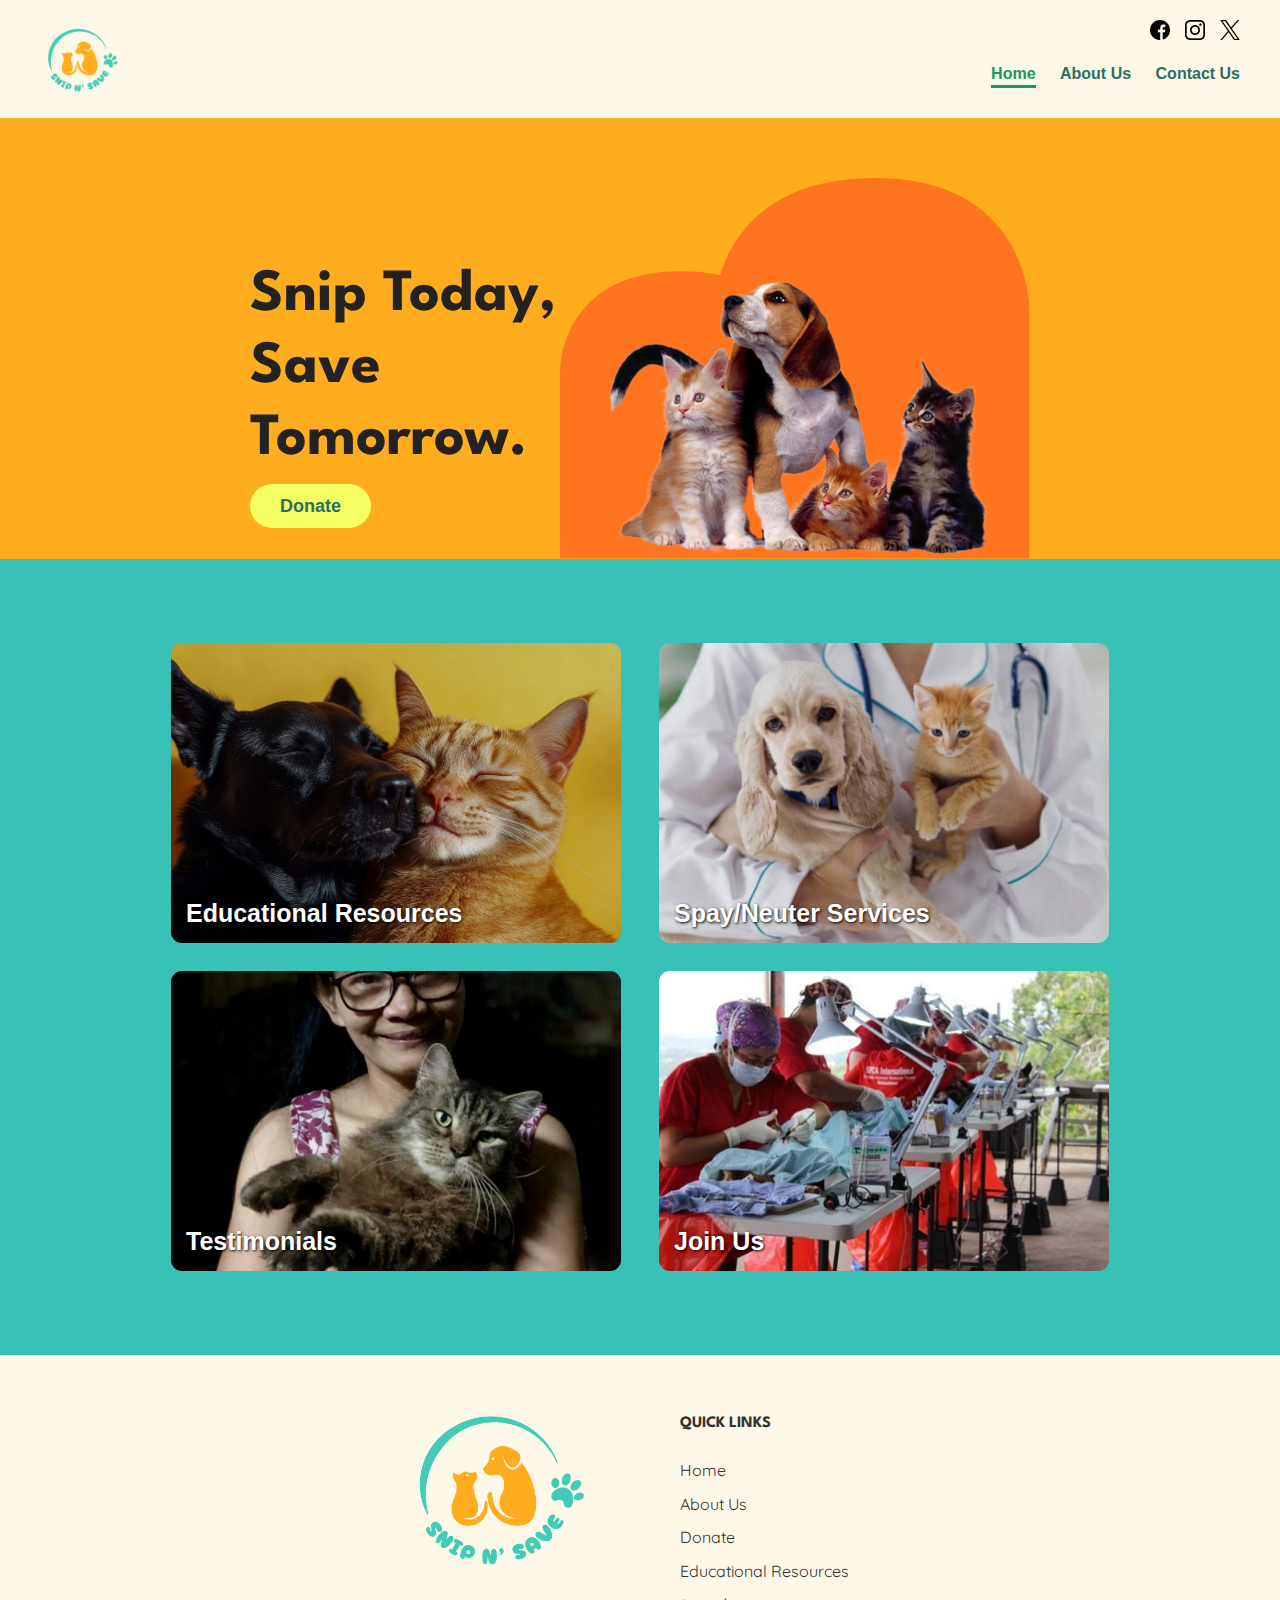
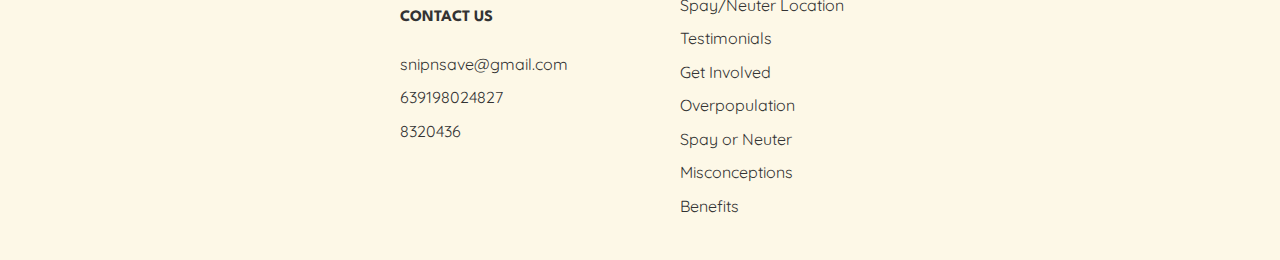
<file: index.html>
<!DOCTYPE html>
<html lang="en">
<head>
  <meta charset="UTF-8" />
  <meta name="viewport" content="width=device-width, initial-scale=1.0" />
  <title>Snip N' Save</title>
  <link rel="stylesheet" href="styles.css">
  <link rel="icon" type="image/x-icon" href="assets/images/favicon.ico">
</head>
<body>

  <!-- HEADER -->
  <header>
      <a href="index.html"><img src="assets/images/logo.png" alt="Snip N' Save Logo" width="80" /></a>

      <div class="right-header">
          <div class="social-icons">
              <a href="#"><img src="assets/images/facebook.png" alt="Facebook" /></a>
              <a href="#"><img src="assets/images/instagram.png" alt="Instagram" /></a>
              <a href="#"><img src="assets/images/twitter.png" alt="Twitter" /></a>
          </div>

          <nav>
              <a href="index.html" class="selected-nav">Home</a>
              <a href="about.html">About Us</a>
              <a href="contact.html">Contact Us</a>
          </nav>
      </div>
  </header>


  <!-- Hero Section -->
  <section class="hero">
    <div>
      <h1>Snip Today,<br>Save Tomorrow.</h1>
      <a href="donate.html" class="donate-btn"><strong>Donate</strong></a>
    </div>
    
    <img src="assets/images/homepets.png" alt="Pets" width="380" />
  </section>

  <!-- Services Grid -->
  <div class="service-section">
    <section class="services">
      <div class="card">
        <a href="educational.html"><img src="assets/images/educational1.jpg" alt="Educational Resources"></a> <!-- change src to "edures.jpg" -->
        <div class="card-title">Educational Resources</div>
      </div>

      <div class="card">
        <a href="locations.html"><img src="assets/images/services.jpg" alt="Spay/Neuter Services"></a>  <!-- change src to "spayneuter.jpg" -->
        <div class="card-title">Spay/Neuter Services</div>
      </div>
    </section>
    <section class="services">
      <div class="card">
        <a href="testimonials.html"><img src="assets/images/testimonials.jpg" alt="Testimonials"></a> <!-- change src to "testimonial.jpg" -->
        <div class="card-title">Testimonials</div>
      </div>

      <div class="card">
        <a href="join.html"><img src="assets/images/join.jpg" alt="Join Us"></a> <!-- change src to "joinus.jpg" -->
        <div class="card-title">Join Us</div>
      </div>
    </section>
  </div>

  <!-- Footer -->
  <footer>
    <div>
        <a href="index.html"><img src="assets/images/logo.png" alt="Logo" width="80" /></a>
        <h4>CONTACT US</h4>
        <p>snipnsave@gmail.com</p>
        <p>639198024827</p>
        <p>8320436</p>
    </div>

    <div>
        <h4>QUICK LINKS</h4>
        <a href="index.html">Home</a>
        <a href="about.html">About Us</a>
        <a href="donate.html">Donate</a>
        <a href="educational.html">Educational Resources</a>
        <a href="locations.html">Spay/Neuter Location</a>
        <a href="testimonials.html">Testimonials</a>
        <a href="join.html">Get Involved</a>
        <a href="article-overpopulation.html">Overpopulation</a>
        <a href="article-spay.html">Spay or Neuter</a>
        <a href="article-misconceptions.html">Misconceptions</a>
        <a href="article-benefits.html">Benefits</a>
    </div>
  </footer>

</body>
</html>
</file>
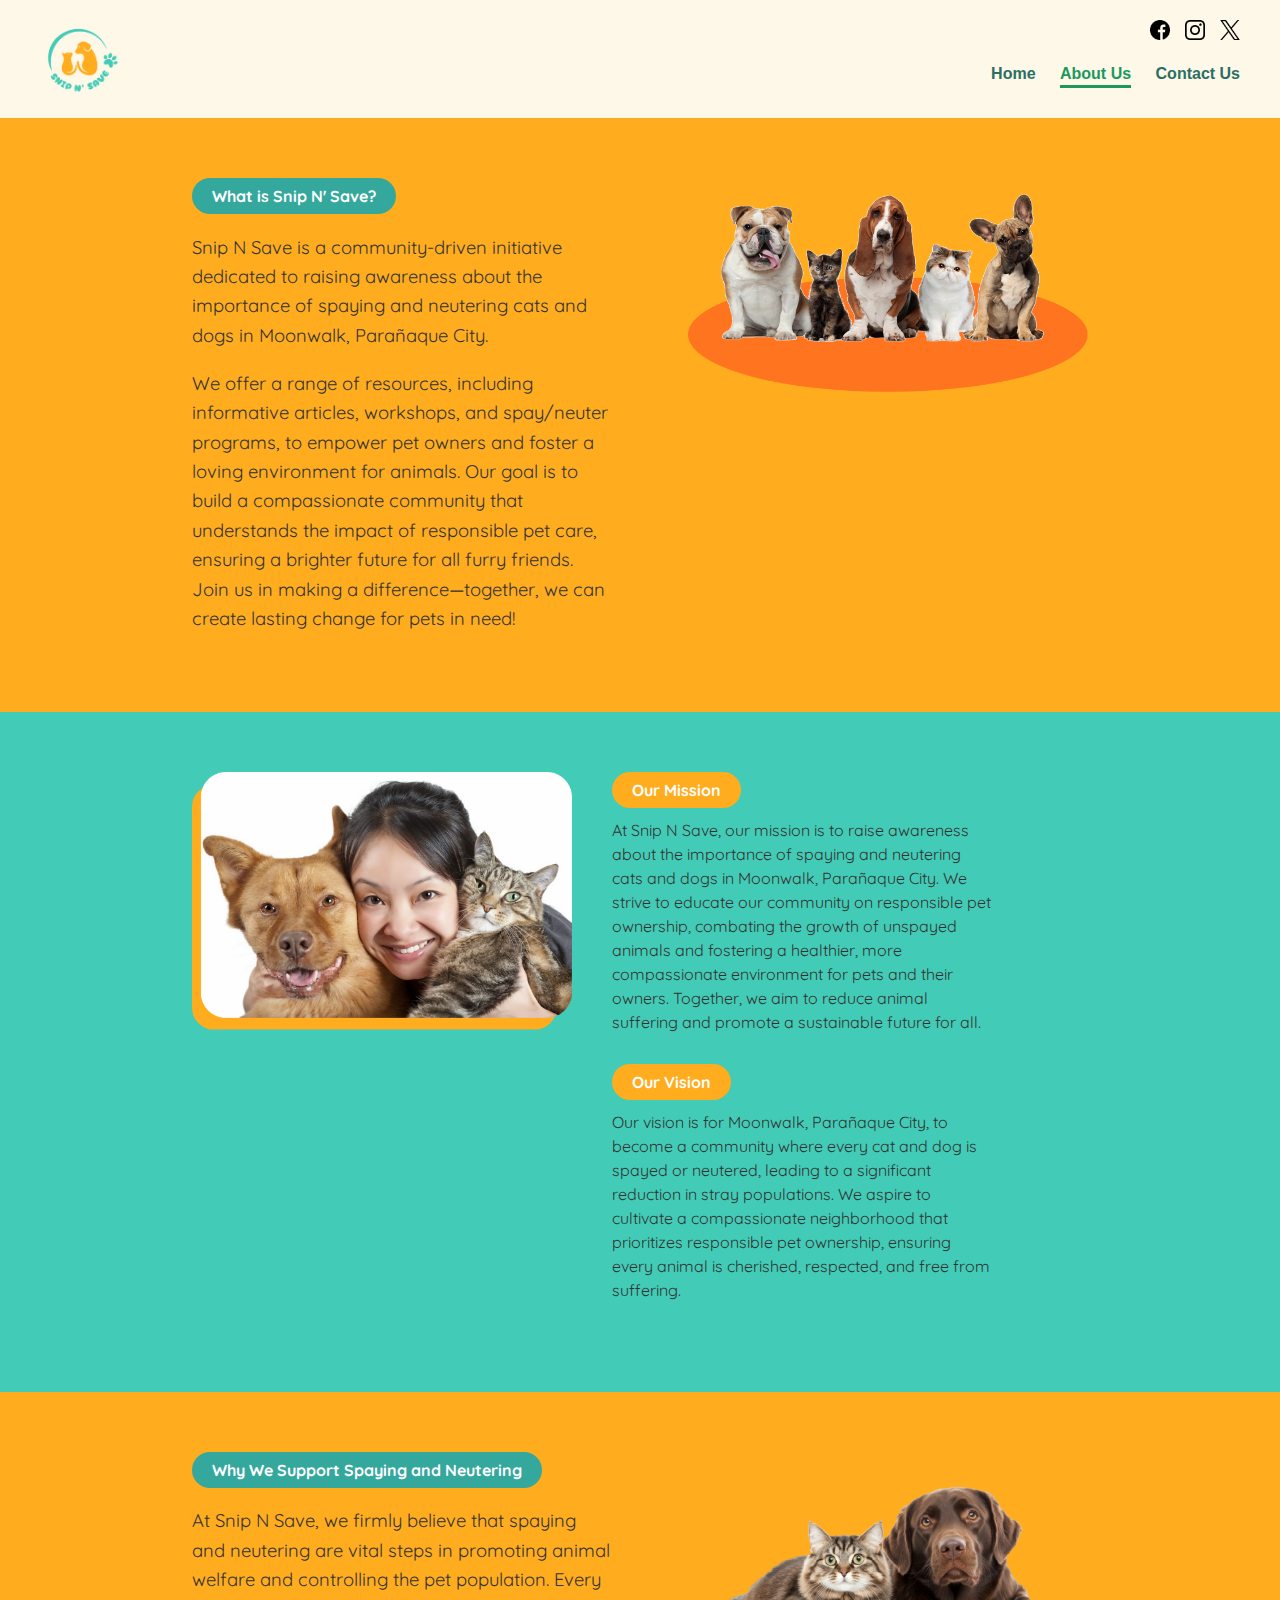
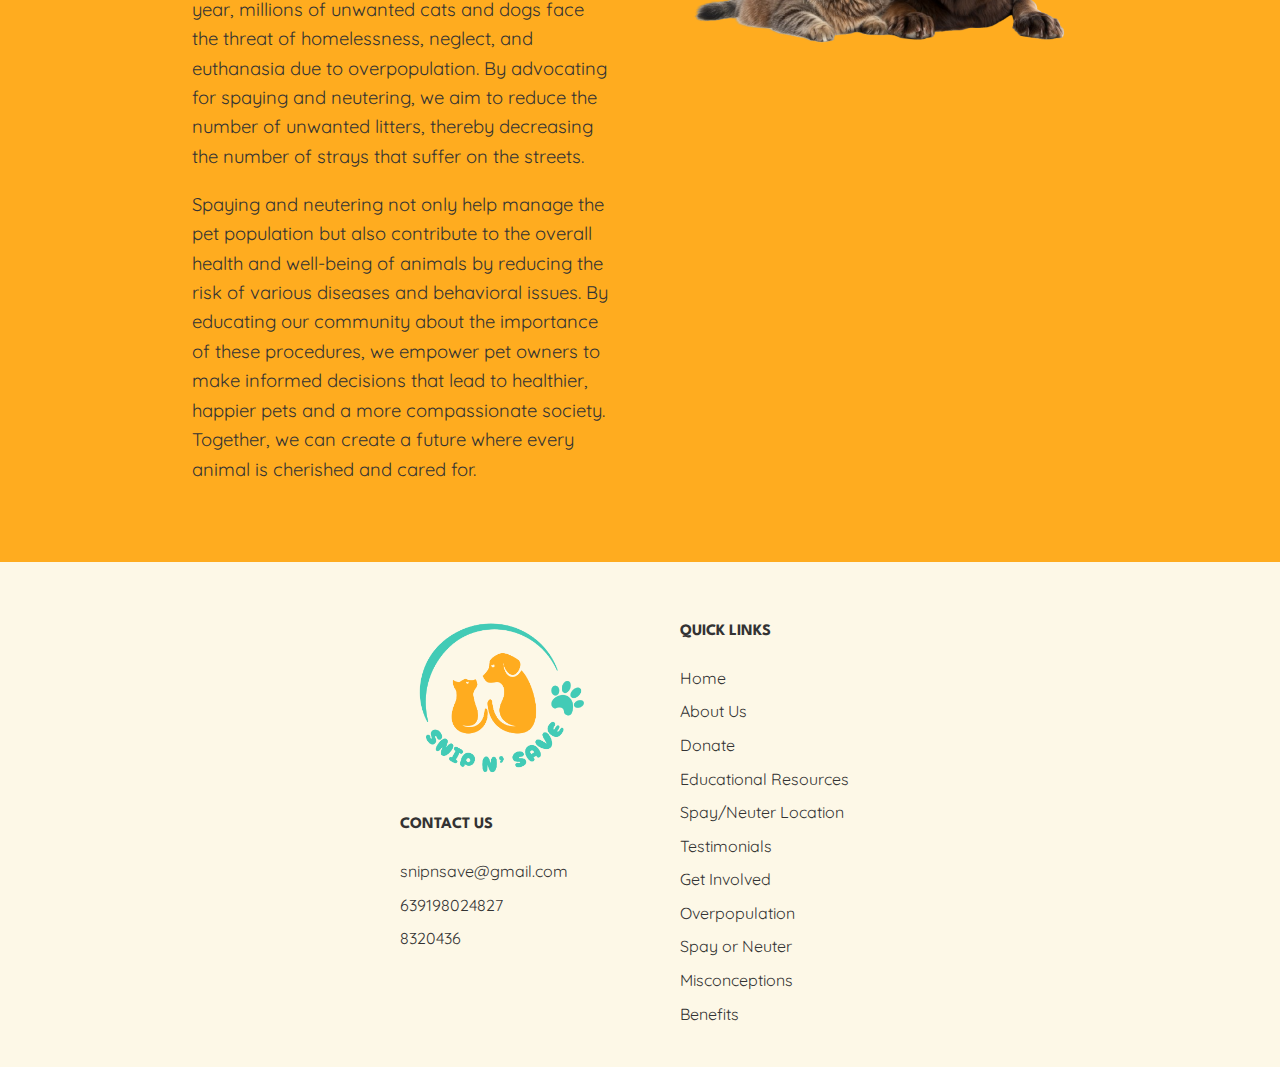
<file: about.html>
<!DOCTYPE html>
<html lang="en">
<head>
    <meta charset="UTF-8">
    <meta name="viewport" content="width=device-width, initial-scale=1.0">
    <title>About Us – Snip N' Save</title>
    <link rel="stylesheet" href="styles.css">
    <link rel="stylesheet" href="about.css">
    <link rel="icon" type="image/x-icon" href="assets/images/favicon.ico">
</head>
<body>

  <!-- HEADER -->
  <header>
      <a href="index.html"><img src="assets/images/logo.png" alt="Snip N' Save Logo" width="80" /></a>

      <div class="right-header">
          <div class="social-icons">
              <a href="#"><img src="assets/images/facebook.png" alt="Facebook" /></a>
              <a href="#"><img src="assets/images/instagram.png" alt="Instagram" /></a>
              <a href="#"><img src="assets/images/twitter.png" alt="Twitter" /></a>
          </div>

          <nav>
              <a href="index.html">Home</a>
              <a href="about.html" class="selected-nav" >About Us</a>
              <a href="contact.html">Contact Us</a>
          </nav>
      </div>
  </header>

    <!-- INTRO SECTION -->
    <section class="intro">
        <div class="intro-text">
            <span class="pill teal">What is Snip N' Save?</span>

            <p>
                Snip N Save is a community-driven initiative dedicated to raising awareness about the 
				importance of spaying and neutering cats and dogs in Moonwalk, Parañaque City.
			</p>
			<p>
				We offer a range of resources, including informative articles, workshops, and spay/neuter 
				programs, to empower pet owners and foster a loving environment for animals. 
				Our goal is to build a compassionate community that understands the impact of responsible 
				pet care, ensuring a brighter future for all furry friends. Join us in making a 
				difference—together, we can create lasting change for pets in need!
            </p>
        </div>

        <div class="intro-img">
            <img src="assets/images/about-us.png" alt="Dogs and Cats">
        </div>
    </section>

    <!-- MISSION & VISION -->
    <section class="mission-section">
        <div class="mission-img">
            <img src="assets/images/mission.png" alt="Woman with pets">
        </div>

        <div class="mission-text">
            <div class="mv-block">
                <span class="pill orange">Our Mission</span>
                <p>
                    At Snip N Save, our mission is to raise awareness about the importance of spaying 
					and neutering cats and dogs in Moonwalk, Parañaque City. We strive to educate our community 
					on responsible pet ownership, combating the growth of unspayed animals and fostering 
					a healthier, more compassionate environment for pets and their owners. Together, 
					we aim to reduce animal suffering and promote a sustainable future for all.
                </p>
            </div>

            <div class="mv-block">
                <span class="pill orange">Our Vision</span>
                <p>
                    Our vision is for Moonwalk, Parañaque City, to become a community where every cat and 
					dog is spayed or neutered, leading to a significant reduction in stray populations. 
					We aspire to cultivate a compassionate neighborhood that prioritizes responsible 
					pet ownership, ensuring every animal is cherished, respected, and free from suffering.
                </p>
            </div>
        </div>
    </section>

    <!-- INTRO SECTION -->
    <section class="intro">
        <div class="intro-text">
            <span class="pill teal">Why We Support Spaying and Neutering</span>

            <p>
                At Snip N Save, we firmly believe that spaying and neutering are vital steps in promoting animal 
				welfare and controlling the pet population. Every year, millions of unwanted cats and dogs face 
				the threat of homelessness, neglect, and euthanasia due to overpopulation. 
				By advocating for spaying and neutering, we aim to reduce the number of unwanted litters, 
				thereby decreasing the number of strays that suffer on the streets.
            </p>
			<p>
				Spaying and neutering not only help manage the pet population but also contribute to the overall 
				health and well-being of animals by reducing the risk of various diseases and behavioral issues. 
				By educating our community about the importance of these procedures, we empower pet owners to 
				make informed decisions that lead to healthier, happier pets and a more compassionate society. 
				Together, we can create a future where every animal is cherished and cared for.
			</p>
        </div>

        <div class="intro-img">
            <img src="assets/images/support spayneuter.png" alt="Dogs and Cats">
        </div>
    </section>

    <!-- TEAM -->
    <!-- <div class="team-title">
        <h2>Meet our Team</h2>
    </div>

    <section class="team">
        <div class="team-grid">
            <div class="team-card">
                <img src="assets/images/team1.png" alt="">
                <h3>Maria Buenaventura</h3>
                <p>Founder & President</p>
                <small>Short description about this team member.</small>
            </div>

            <div class="team-card">
                <img src="assets/images/team2.png" alt="">
                <h3>Althea Lim</h3>
                <p>Vice President</p>
                <small>Short description about this team member.</small>
            </div>

            <div class="team-card">
                <img src="assets/images/team3.png" alt="">
                <h3>Joaquin Vilmara</h3>
                <p>Secretary</p>
                <small>Short description about this team member.</small>
            </div>

            <div class="team-card">
                <img src="assets/images/team4.png" alt="">
                <h3>Denise Alcazar</h3>
                <p>HR</p>
                <small>Short description about this team member.</small>
            </div>
        </div>
    </section> -->

    <!-- MEMBERS -->
    <!-- <div class="member-title">
        <h2>Our Members</h2>
    </div>
    <section class="members">

        <div class="member-list">
            <ul>
                <li><p>Clarita Zucar</p></li>
                <li><p>Jose Agbayani</p></li>
                <li><p>Matthew Guevarra</p></li>
                <li><p>Dahlia Abalos</p></li>
            </ul>

            <ul>
                <li><p>Susan Bano</p></li>
                <li><p>Mikel Hilaga</p></li>
                <li><p>Isabelle Delos Reyes</p></li>
                <li><p>Reya Jacinto</p></li>
            </ul>

            <ul>
                <li><p>Raffy Navaa</p></li>
                <li><p>Gabriel Ortiz</p></li>
            </ul>
        </div>
    </section> -->

    <!-- Footer -->
    <footer>
        <div>
            <a href="index.html"><img src="assets/images/logo.png" alt="Logo" width="80" /></a>
            <h4>CONTACT US</h4>
            <p>snipnsave@gmail.com</p>
            <p>639198024827</p>
            <p>8320436</p>
        </div>

        <div>
            <h4>QUICK LINKS</h4>
            <a href="index.html">Home</a>
            <a href="about.html">About Us</a>
            <a href="donate.html">Donate</a>
            <a href="educational.html">Educational Resources</a>
            <a href="locations.html">Spay/Neuter Location</a>
            <a href="testimonials.html">Testimonials</a>
            <a href="join.html">Get Involved</a>
            <a href="article-overpopulation.html">Overpopulation</a>
            <a href="article-spay.html">Spay or Neuter</a>
            <a href="article-misconceptions.html">Misconceptions</a>
            <a href="article-benefits.html">Benefits</a>
        </div>
    </footer>

</body>
</html>
</file>
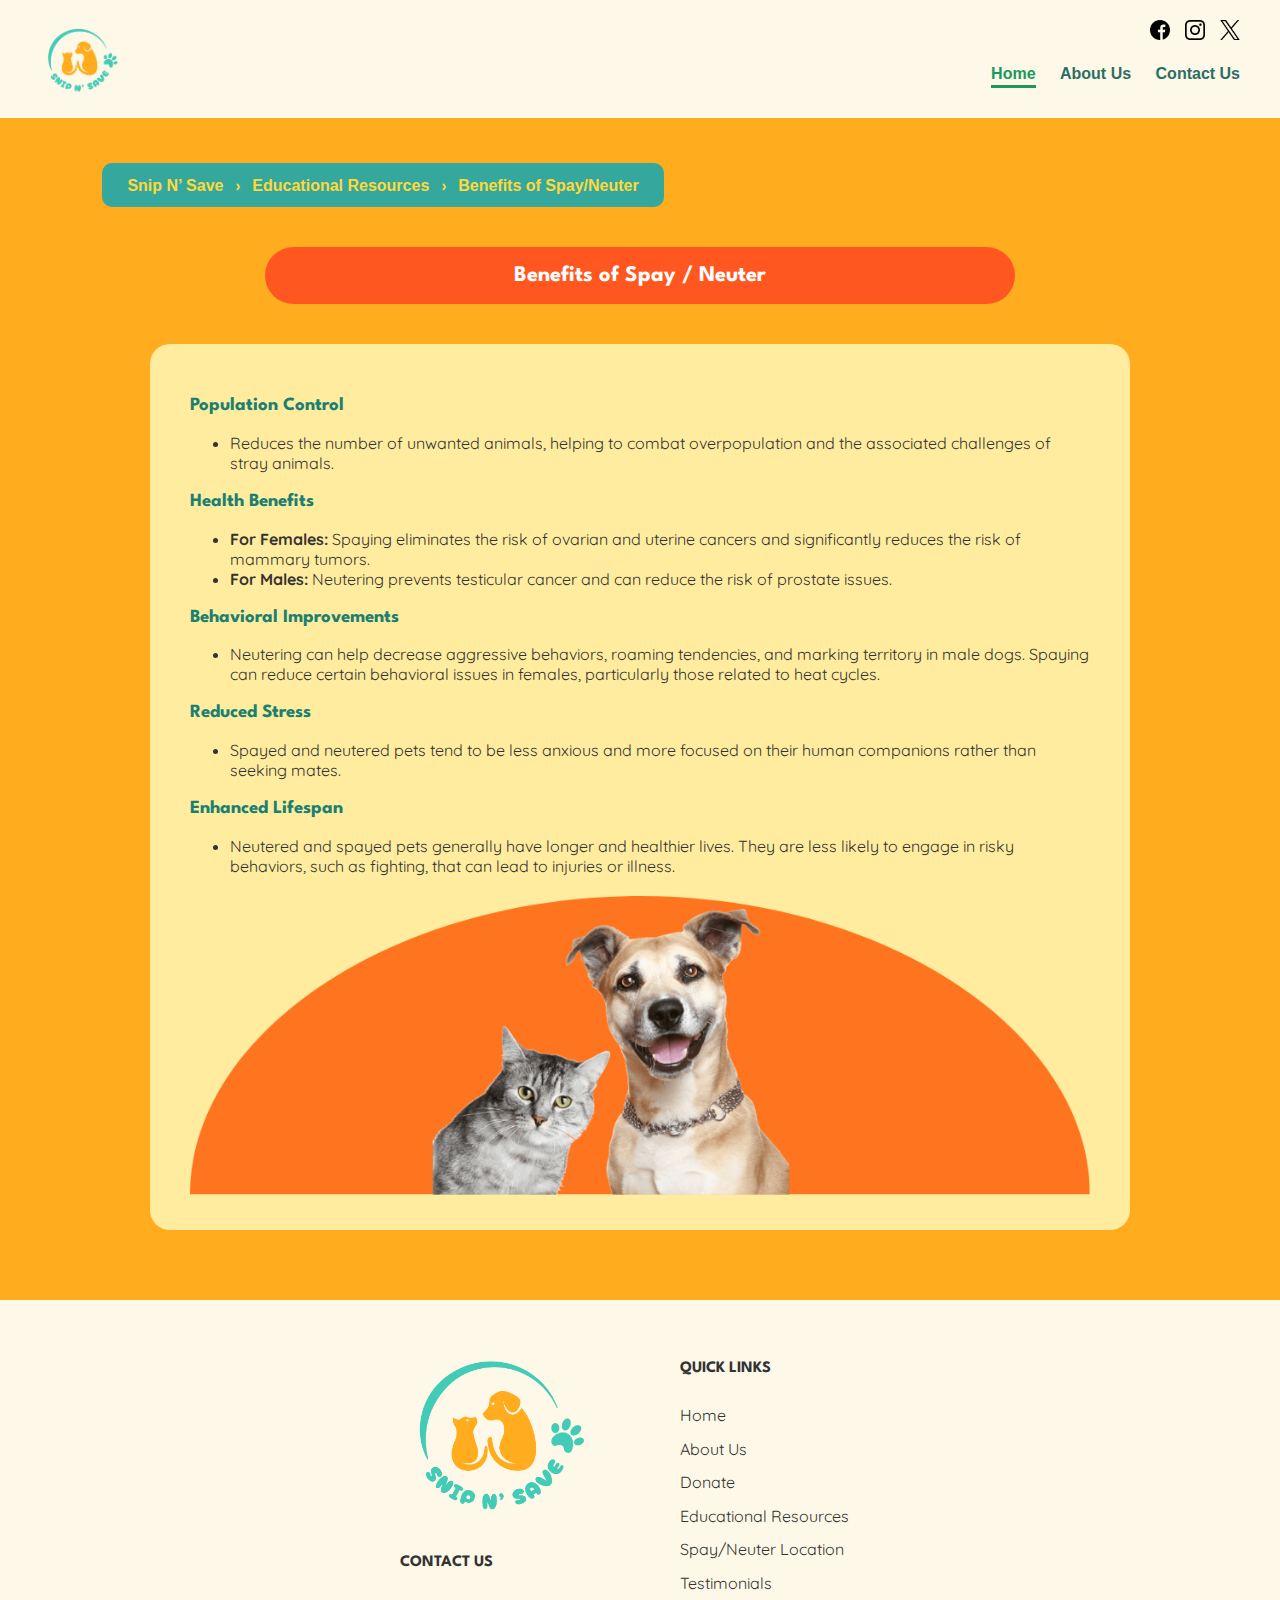
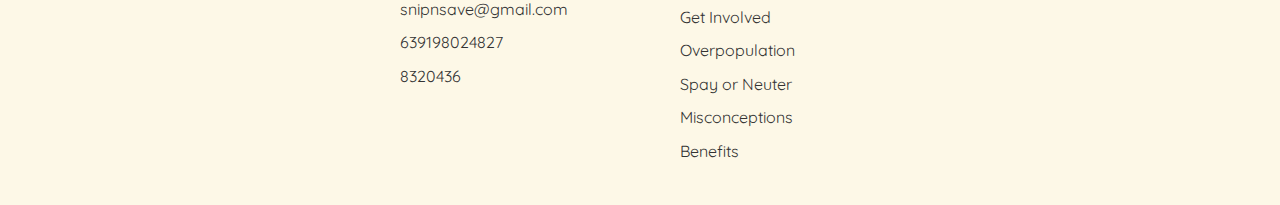
<file: article-benefits.html>
<!DOCTYPE html>
<html lang="en">
<head>
    <meta charset="UTF-8">
    <meta name="viewport" content="width=device-width, initial-scale=1.0">
    <title>Overpopulation of Cats and Dogs</title>
    <link rel="stylesheet" href="styles.css">
    <link rel="stylesheet" href="articles.css">
    <link rel="icon" type="image/x-icon" href="assets/images/favicon.ico">
</head>

<body>

  <!-- HEADER -->
  <header>
      <a href="index.html"><img src="assets/images/logo.png" alt="Snip N' Save Logo" width="80" /></a>

      <div class="right-header">
          <div class="social-icons">
              <a href="#"><img src="assets/images/facebook.png" alt="Facebook" /></a>
              <a href="#"><img src="assets/images/instagram.png" alt="Instagram" /></a>
              <a href="#"><img src="assets/images/twitter.png" alt="Twitter" /></a>
          </div>

          <nav>
              <a href="index.html" class="selected-nav">Home</a>
              <a href="about.html" >About Us</a>
              <a href="contact.html">Contact Us</a>
          </nav>
      </div>
  </header>

    <!-- MAIN CONTENT -->
    <section class="main">

        <!-- Breadcrumb -->
        <div class="breadcrumb">
            <a href="index.html">Snip N’ Save</a> <span>›</span> <a href="educational.html">Educational Resources</a> <span>›</span> <a href="article-benefits.html">Benefits of Spay/Neuter</a>
        </div>

        <!-- Title Badge -->
        <h1 class="title-badge">
            Benefits of Spay / Neuter
        </h1>

        <!-- CONTENT CARD -->
        <div class="content-card">

            <h3>Population Control</h3>
            <ul>
                <li>Reduces the number of unwanted animals, helping to combat overpopulation and the associated challenges of stray animals.</li>
            </ul>

            <h3>Health Benefits</h3>
            <ul>
                <li><strong> For Females: </strong>Spaying eliminates the risk of ovarian and uterine cancers and significantly reduces the risk of mammary tumors.</li>
                <li><strong> For Males: </strong>Neutering prevents testicular cancer and can reduce the risk of prostate issues.</li>
            </ul>

            <h3>Behavioral Improvements</h3>
            <ul>
                <li>Neutering can help decrease aggressive behaviors, roaming tendencies, and marking territory in male dogs. Spaying can reduce certain behavioral issues in females, particularly those related to heat cycles.</li>
            </ul>

            <h3>Reduced Stress</h3>
            <ul>
                <li>Spayed and neutered pets tend to be less anxious and more focused on their human companions rather than seeking mates.</li>
            </ul>

            <h3>Enhanced Lifespan</h3>
            <ul>
                <li>Neutered and spayed pets generally have longer and healthier lives. They are less likely to engage in risky behaviors, such as fighting, that can lead to injuries or illness.</li>
            </ul>

            <img src="assets/images/benefits.png" alt="benefits pets" class="image-bottom"/>
        </div>
    </section>

    <!-- Footer -->
    <footer>
        <div>
            <a href="index.html"><img src="assets/images/logo.png" alt="Logo" width="80" /></a>
            <h4>CONTACT US</h4>
            <p>snipnsave@gmail.com</p>
            <p>639198024827</p>
            <p>8320436</p>
        </div>

        <div>
            <h4>QUICK LINKS</h4>
            <a href="index.html">Home</a>
            <a href="about.html">About Us</a>
            <a href="donate.html">Donate</a>
            <a href="educational.html">Educational Resources</a>
            <a href="locations.html">Spay/Neuter Location</a>
            <a href="testimonials.html">Testimonials</a>
            <a href="join.html">Get Involved</a>
            <a href="article-overpopulation.html">Overpopulation</a>
            <a href="article-spay.html">Spay or Neuter</a>
            <a href="article-misconceptions.html">Misconceptions</a>
            <a href="article-benefits.html">Benefits</a>
        </div>
    </footer>

</body>
</html>
</file>
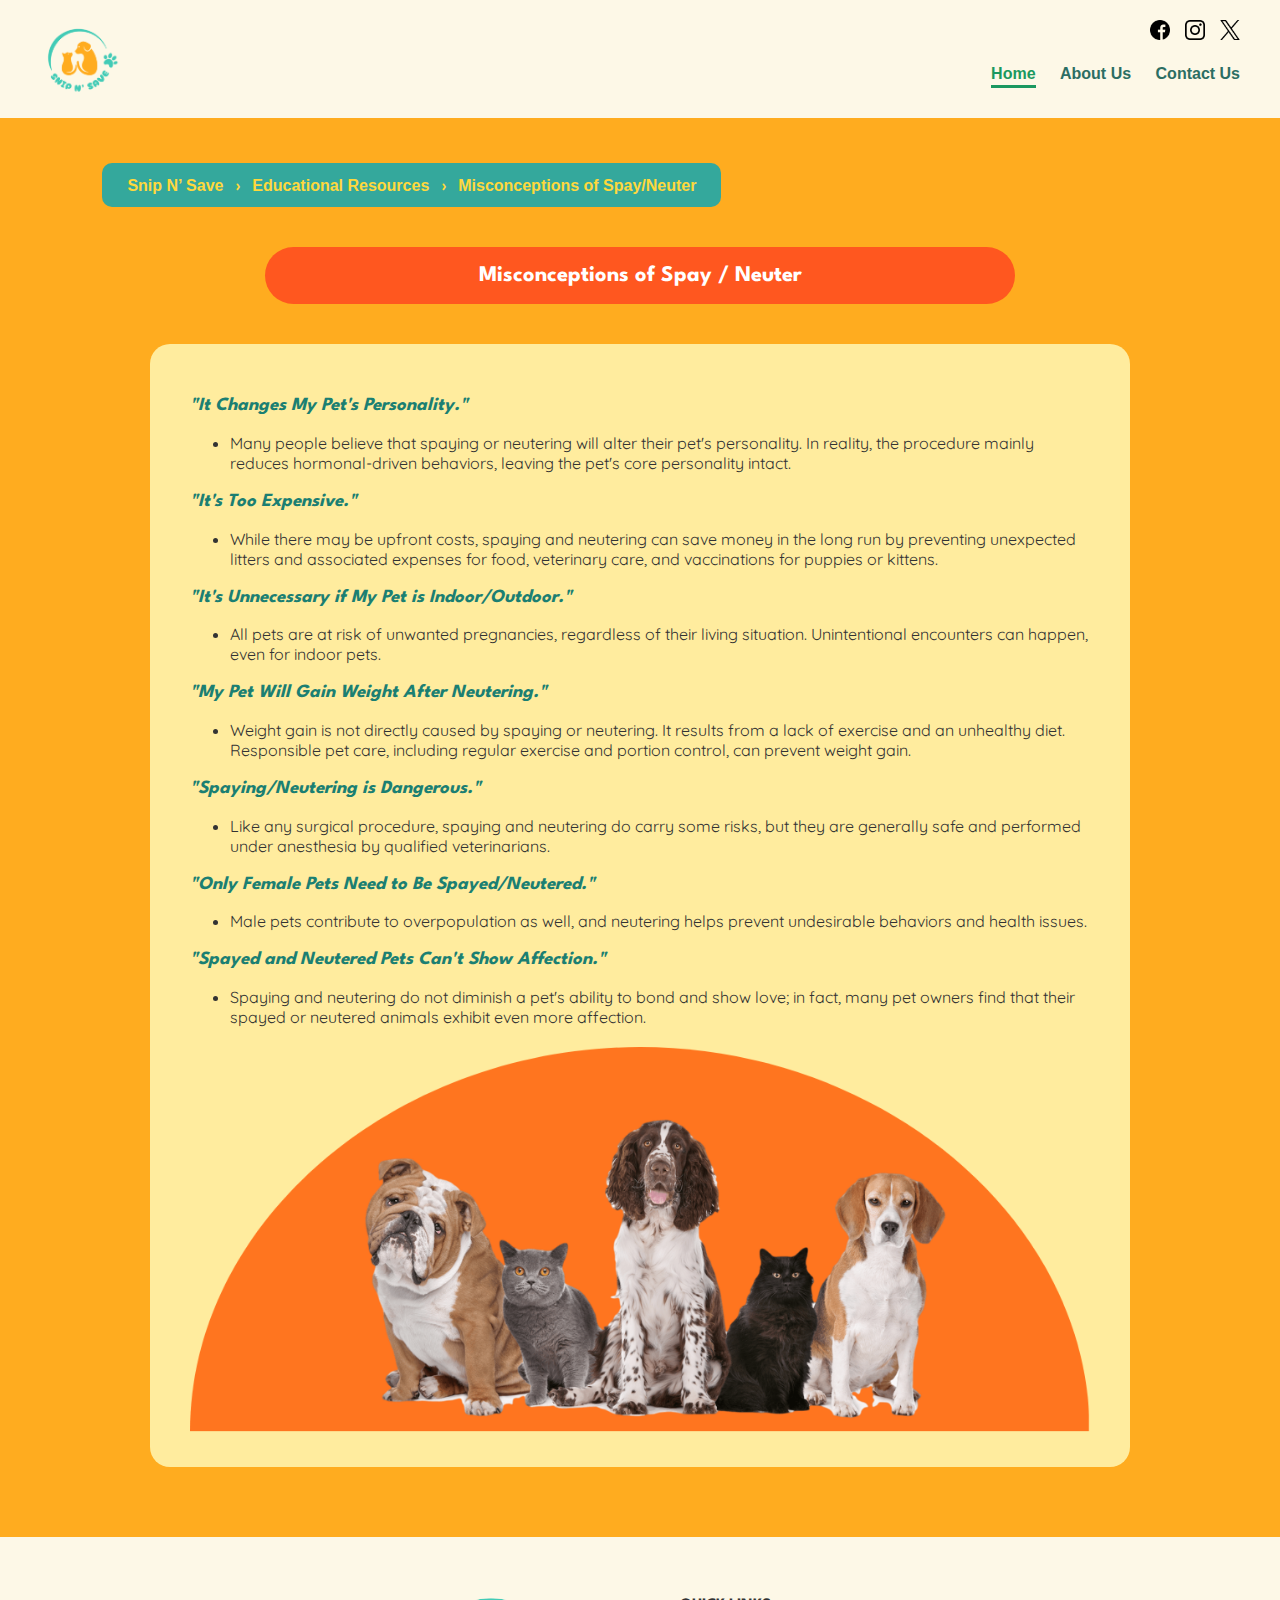
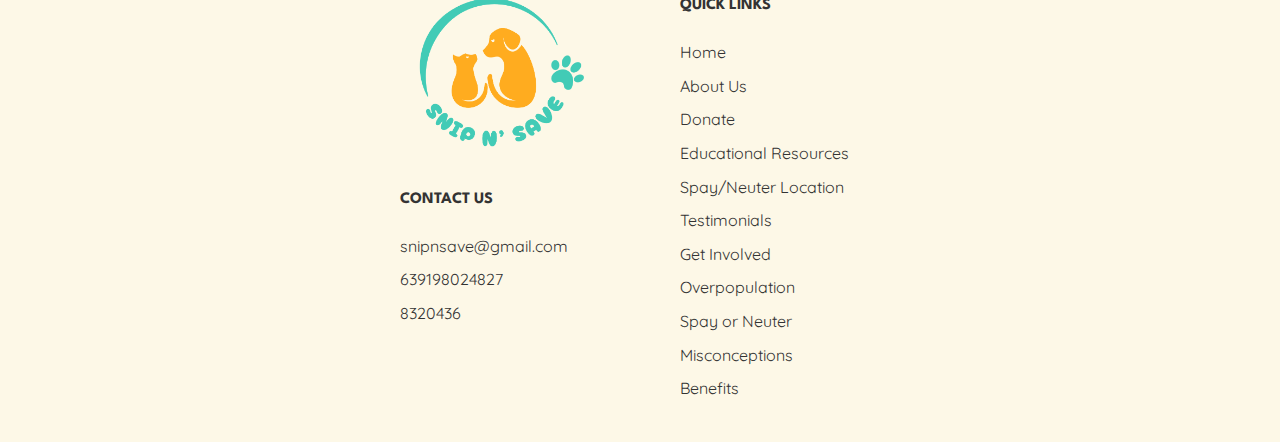
<file: article-misconceptions.html>
<!DOCTYPE html>
<html lang="en">
<head>
    <meta charset="UTF-8">
    <meta name="viewport" content="width=device-width, initial-scale=1.0">
    <title>Overpopulation of Cats and Dogs</title>
    <link rel="stylesheet" href="styles.css">
    <link rel="stylesheet" href="articles.css">
    <link rel="icon" type="image/x-icon" href="assets/images/favicon.ico">
</head>

<body>

  <!-- HEADER -->
  <header>
      <a href="index.html"><img src="assets/images/logo.png" alt="Snip N' Save Logo" width="80" /></a>

      <div class="right-header">
          <div class="social-icons">
              <a href="#"><img src="assets/images/facebook.png" alt="Facebook" /></a>
              <a href="#"><img src="assets/images/instagram.png" alt="Instagram" /></a>
              <a href="#"><img src="assets/images/twitter.png" alt="Twitter" /></a>
          </div>

          <nav>
              <a href="index.html" class="selected-nav">Home</a>
              <a href="about.html" >About Us</a>
              <a href="contact.html">Contact Us</a>
          </nav>
      </div>
  </header>

    <!-- MAIN CONTENT -->
    <section class="main">

        <!-- Breadcrumb -->
        <div class="breadcrumb">
            <a href="index.html">Snip N’ Save</a> <span>›</span> <a href="educational.html">Educational Resources</a> <span>›</span> <a href="article-misconceptions.html">Misconceptions of Spay/Neuter</a>
        </div>

        <!-- Title Badge -->
        <h1 class="title-badge">
            Misconceptions of Spay / Neuter
        </h1>

        <!-- CONTENT CARD -->
        <div class="content-card">

            <h3><i>"It Changes My Pet's Personality."</i></h3>
            <ul>
                <li>Many people believe that spaying or neutering will alter their pet's personality. In reality, the procedure mainly reduces hormonal-driven behaviors, leaving the pet's core personality intact.</li>
            </ul>

            <h3><i>"It's Too Expensive."</i></h3>
            <ul>
                <li>While there may be upfront costs, spaying and neutering can save money in the long run by preventing unexpected litters and associated expenses for food, veterinary care, and vaccinations for puppies or kittens.</li>
            </ul>

            <h3><i>"It's Unnecessary if My Pet is Indoor/Outdoor."</i></h3>
            <ul>
                <li>All pets are at risk of unwanted pregnancies, regardless of their living situation. Unintentional encounters can happen, even for indoor pets.</li>
            </ul>

            <h3><i>"My Pet Will Gain Weight After Neutering."</i></h3>
            <ul>
                <li>Weight gain is not directly caused by spaying or neutering. It results from a lack of exercise and an unhealthy diet. Responsible pet care, including regular exercise and portion control, can prevent weight gain.</li>
            </ul>

            <h3><i>"Spaying/Neutering is Dangerous."</i></h3>
            <ul>
                <li>Like any surgical procedure, spaying and neutering do carry some risks, but they are generally safe and performed under anesthesia by qualified veterinarians.</li>
            </ul>

            <h3><i>"Only Female Pets Need to Be Spayed/Neutered."</i></h3>
            <ul>
                <li>Male pets contribute to overpopulation as well, and neutering helps prevent undesirable behaviors and health issues.</li>
            </ul>

            <h3><i>"Spayed and Neutered Pets Can't Show Affection."</i></h3>
            <ul>
                <li>Spaying and neutering do not diminish a pet's ability to bond and show love; in fact, many pet owners find that their spayed or neutered animals exhibit even more affection.</li>
            </ul>

            <img src="assets/images/misconceptions.png" alt="misconceptions pets" class="image-bottom"/>
        </div>
    </section>

    <!-- Footer -->
    <footer>
        <div>
            <a href="index.html"><img src="assets/images/logo.png" alt="Logo" width="80" /></a>
            <h4>CONTACT US</h4>
            <p>snipnsave@gmail.com</p>
            <p>639198024827</p>
            <p>8320436</p>
        </div>

        <div>
            <h4>QUICK LINKS</h4>
            <a href="index.html">Home</a>
            <a href="about.html">About Us</a>
            <a href="donate.html">Donate</a>
            <a href="educational.html">Educational Resources</a>
            <a href="locations.html">Spay/Neuter Location</a>
            <a href="testimonials.html">Testimonials</a>
            <a href="join.html">Get Involved</a>
            <a href="article-overpopulation.html">Overpopulation</a>
            <a href="article-spay.html">Spay or Neuter</a>
            <a href="article-misconceptions.html">Misconceptions</a>
            <a href="article-benefits.html">Benefits</a>
        </div>
    </footer>

</body>
</html>
</file>
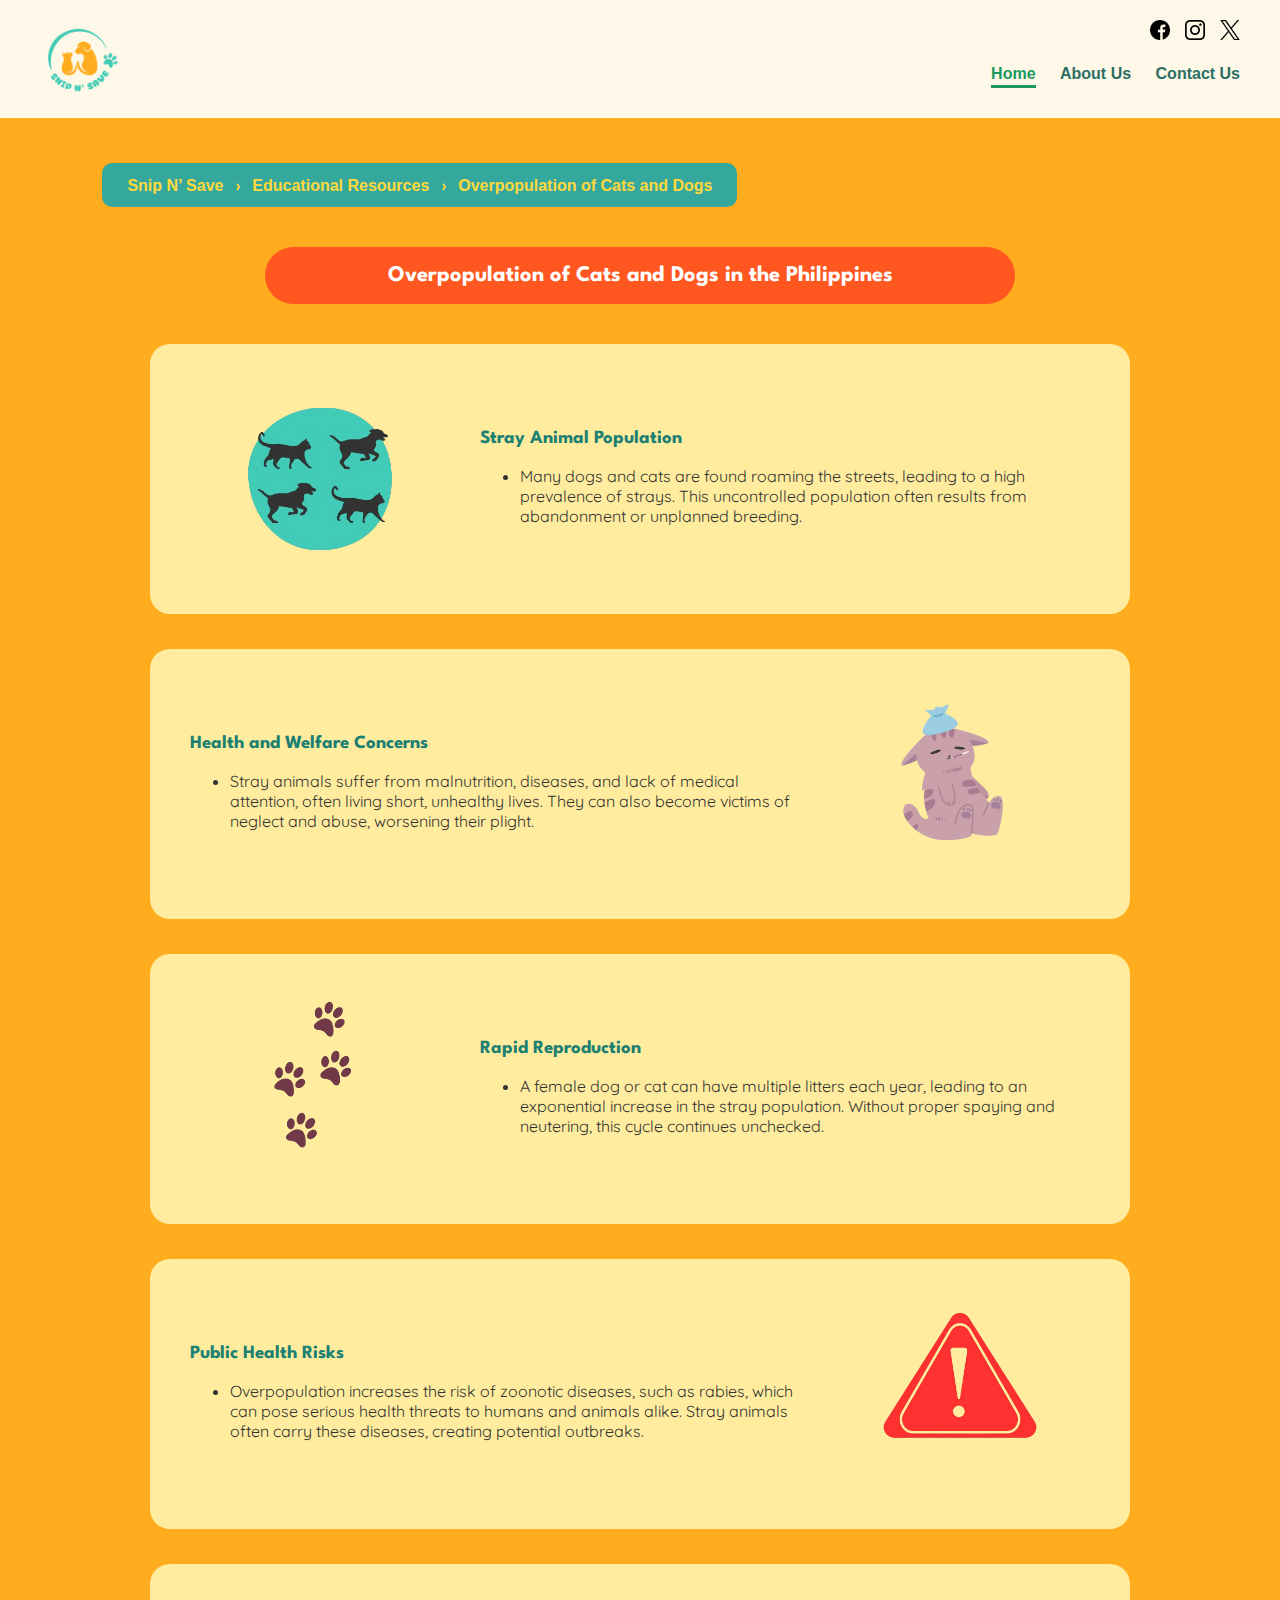
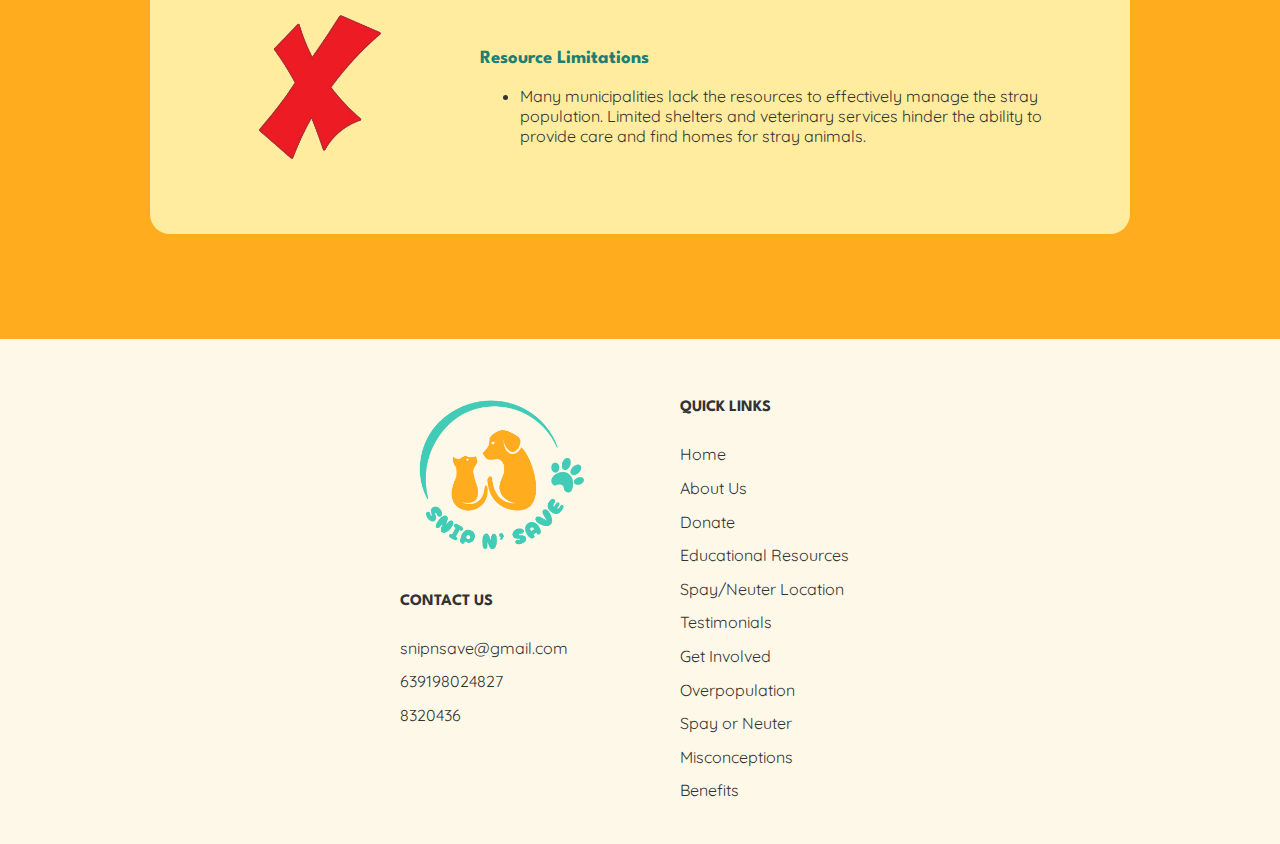
<file: article-overpopulation.html>
<!DOCTYPE html>
<html lang="en">
<head>
    <meta charset="UTF-8">
    <meta name="viewport" content="width=device-width, initial-scale=1.0">
    <title>Overpopulation of Cats and Dogs</title>
    <link rel="stylesheet" href="styles.css">
    <link rel="stylesheet" href="articles.css">
    <link rel="icon" type="image/x-icon" href="assets/images/favicon.ico">
</head>

<body>

  <!-- HEADER -->
  <header>
      <a href="index.html"><img src="assets/images/logo.png" alt="Snip N' Save Logo" width="80" /></a>

      <div class="right-header">
          <div class="social-icons">
              <a href="#"><img src="assets/images/facebook.png" alt="Facebook" /></a>
              <a href="#"><img src="assets/images/instagram.png" alt="Instagram" /></a>
              <a href="#"><img src="assets/images/twitter.png" alt="Twitter" /></a>
          </div>

          <nav>
              <a href="index.html" class="selected-nav">Home</a>
              <a href="about.html" >About Us</a>
              <a href="contact.html">Contact Us</a>
          </nav>
      </div>
  </header>

    <!-- MAIN CONTENT -->
    <section class="main">

        <!-- Breadcrumb -->
        <div class="breadcrumb">
            <a href="index.html">Snip N’ Save</a> <span>›</span> <a href="educational.html">Educational Resources</a> <span>›</span> <a href="article-overpopulation.html">Overpopulation of Cats and Dogs</a>
        </div>

        <!-- Title Badge -->
        <h1 class="title-badge">
            Overpopulation of Cats and Dogs in the Philippines
        </h1>

        <!-- CONTENT CARD -->
        
        <div class="content-card-right">
            <div>
                <h3>Stray Animal Population</h3>
                <ul>
                    <li>Many dogs and cats are found roaming the streets, leading to a high prevalence of strays. This uncontrolled population often results from abandonment or unplanned breeding.</li>
                </ul>
            </div>

            <img src="assets/images/overpopulation assets/stray.png" alt="overpopulation pets" class="image-side"/>
        </div>
        <div class="content-card-left">
            <div>
                <h3>Health and Welfare Concerns</h3>
                <ul>
                    <li>Stray animals suffer from malnutrition, diseases, and lack of medical attention, often living short, unhealthy lives. They can also become victims of neglect and abuse, worsening their plight.</li>
                </ul>
            </div>

            <img src="assets/images/overpopulation assets/health.png" alt="overpopulation pets" class="image-side"/>
        </div>
        <div class="content-card-right">
            <div>
                <h3>Rapid Reproduction</h3>
                <ul>
                    <li>A female dog or cat can have multiple litters each year, leading to an exponential increase in the stray population. Without proper spaying and neutering, this cycle continues unchecked.</li>
                </ul>
            </div>

            <img src="assets/images/overpopulation assets/reproduction.png" alt="overpopulation pets" class="image-side"/>
        </div>
        <div class="content-card-left">
            <div>
                <h3>Public Health Risks</h3>
                <ul>
                    <li>Overpopulation increases the risk of zoonotic diseases, such as rabies, which can pose serious health threats to humans and animals alike. Stray animals often carry these diseases, creating potential outbreaks.</li>
                </ul>
            </div>

            <img src="assets/images/overpopulation assets/risk.png" alt="overpopulation pets" class="image-side"/>
        </div>
        <div class="content-card-right">
            <div>
                <h3>Resource Limitations</h3>
                <ul>
                    <li>Many municipalities lack the resources to effectively manage the stray population. Limited shelters and veterinary services hinder the ability to provide care and find homes for stray animals.</li>
                </ul>
            </div>

            <img src="assets/images/overpopulation assets/resource.png" alt="overpopulation pets" class="image-side"/>
        </div>
    </section>

    <!-- Footer -->
    <footer>
        <div>
            <a href="index.html"><img src="assets/images/logo.png" alt="Logo" width="80" /></a>
            <h4>CONTACT US</h4>
            <p>snipnsave@gmail.com</p>
            <p>639198024827</p>
            <p>8320436</p>
        </div>

        <div>
            <h4>QUICK LINKS</h4>
            <a href="index.html">Home</a>
            <a href="about.html">About Us</a>
            <a href="donate.html">Donate</a>
            <a href="educational.html">Educational Resources</a>
            <a href="locations.html">Spay/Neuter Location</a>
            <a href="testimonials.html">Testimonials</a>
            <a href="join.html">Get Involved</a>
            <a href="article-overpopulation.html">Overpopulation</a>
            <a href="article-spay.html">Spay or Neuter</a>
            <a href="article-misconceptions.html">Misconceptions</a>
            <a href="article-benefits.html">Benefits</a>
        </div>
    </footer>

</body>
</html>
</file>
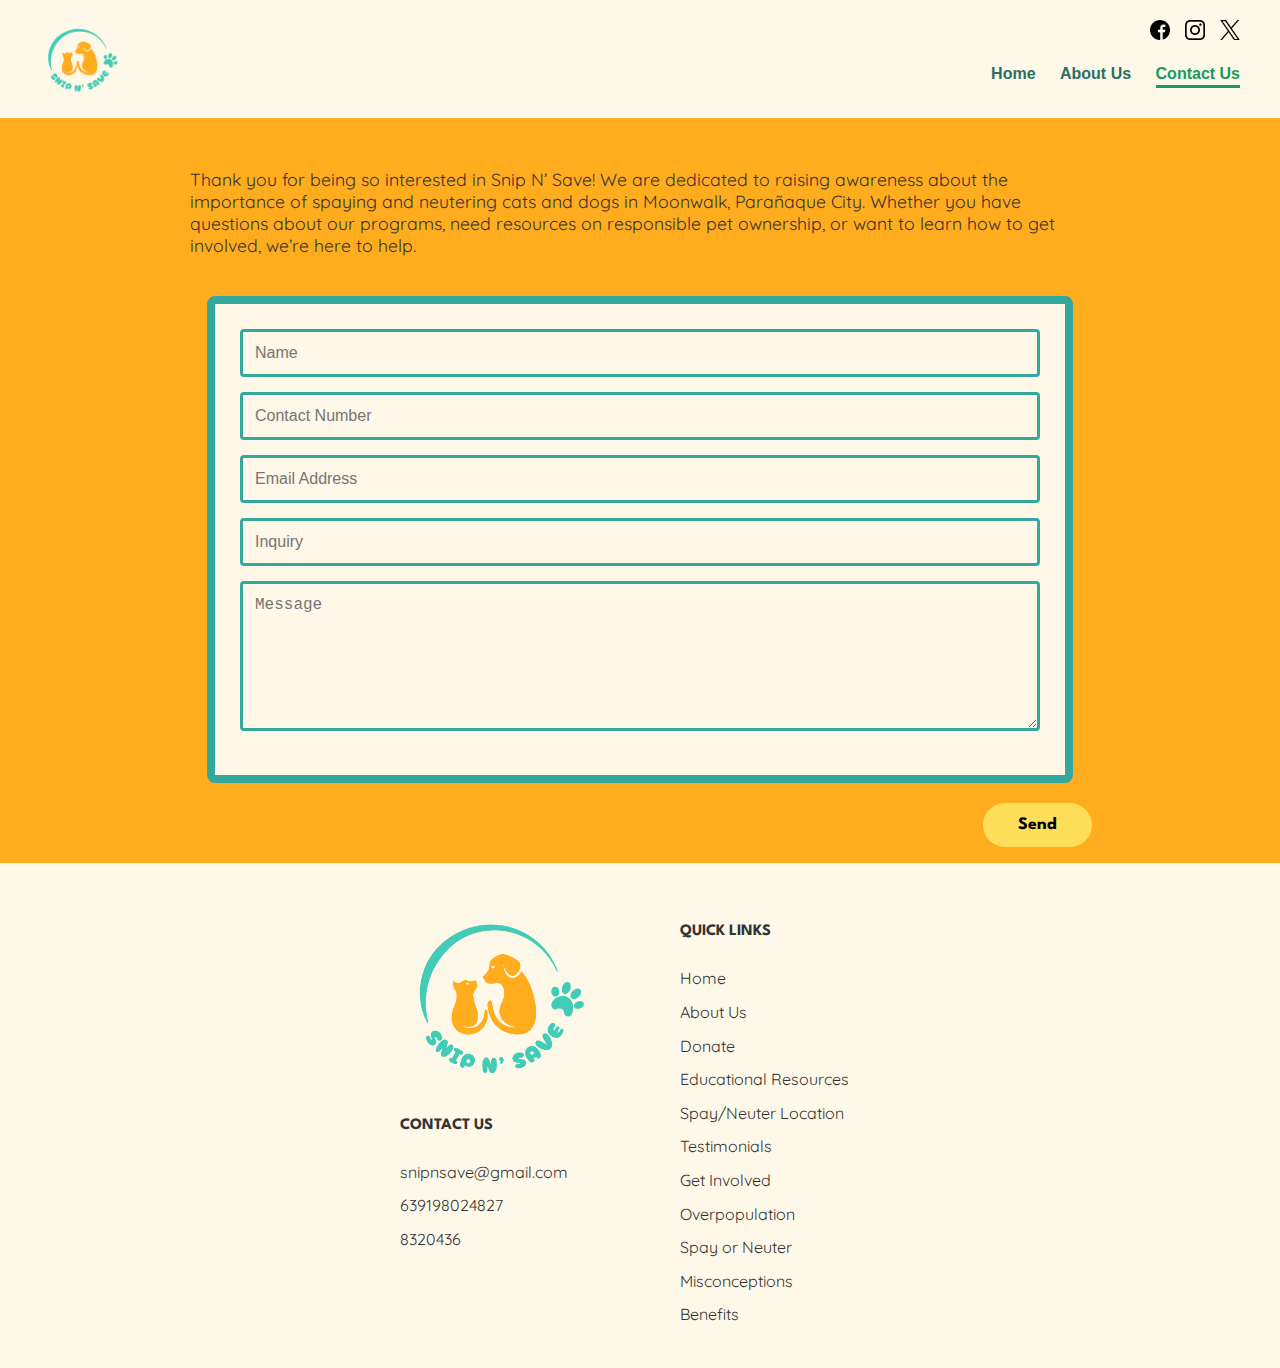
<file: contact.html>
<!DOCTYPE html>
<html lang="en">
<head>
    <meta charset="UTF-8">
    <meta name="viewport" content="width=device-width, initial-scale=1.0">
    <title>Contact Us – Snip N' Save</title>
    <link rel="stylesheet" href="styles.css">
    <link rel="stylesheet" href="contact.css">
    <link rel="icon" type="image/x-icon" href="assets/images/favicon.ico">
</head>

<body>

  <!-- HEADER -->
  <header>
      <a href="index.html"><img src="assets/images/logo.png" alt="Snip N' Save Logo" width="80" /></a>

      <div class="right-header">
          <div class="social-icons">
              <a href="#"><img src="assets/images/facebook.png" alt="Facebook" /></a>
              <a href="#"><img src="assets/images/instagram.png" alt="Instagram" /></a>
              <a href="#"><img src="assets/images/twitter.png" alt="Twitter" /></a>
          </div>

          <nav>
              <a href="index.html">Home</a>
              <a href="about.html" >About Us</a>
              <a href="contact.html" class="selected-nav">Contact Us</a>
          </nav>
      </div>
  </header>

    <!-- MAIN CONTACT SECTION -->
    <section class="contact-section">

        <p class="intro-text">
            Thank you for being so interested in Snip N’ Save! We are dedicated to raising awareness about the 
            importance of spaying and neutering cats and dogs in Moonwalk, Parañaque City. Whether you have questions 
            about our programs, need resources on responsible pet ownership, or want to learn how to get involved, 
            we’re here to help.
        </p>

        <div class="contact-form">

            <input type="text" placeholder="Name">
            <input type="text" placeholder="Contact Number">
            <input type="email" placeholder="Email Address">
            <input type="text" placeholder="Inquiry">
            <textarea placeholder="Message"></textarea>

        </div>

        <button class="send-btn">Send</button>

    </section>

    <!-- Footer -->
    <footer>
        <div>
            <a href="index.html"><img src="assets/images/logo.png" alt="Logo" width="80" /></a>
            <h4>CONTACT US</h4>
            <p>snipnsave@gmail.com</p>
            <p>639198024827</p>
            <p>8320436</p>
        </div>

        <div>
            <h4>QUICK LINKS</h4>
            <a href="index.html">Home</a>
            <a href="about.html">About Us</a>
            <a href="donate.html">Donate</a>
            <a href="educational.html">Educational Resources</a>
            <a href="locations.html">Spay/Neuter Location</a>
            <a href="testimonials.html">Testimonials</a>
            <a href="join.html">Get Involved</a>
            <a href="article-overpopulation.html">Overpopulation</a>
            <a href="article-spay.html">Spay or Neuter</a>
            <a href="article-misconceptions.html">Misconceptions</a>
            <a href="article-benefits.html">Benefits</a>
        </div>
    </footer>

</body>
</html>
</file>
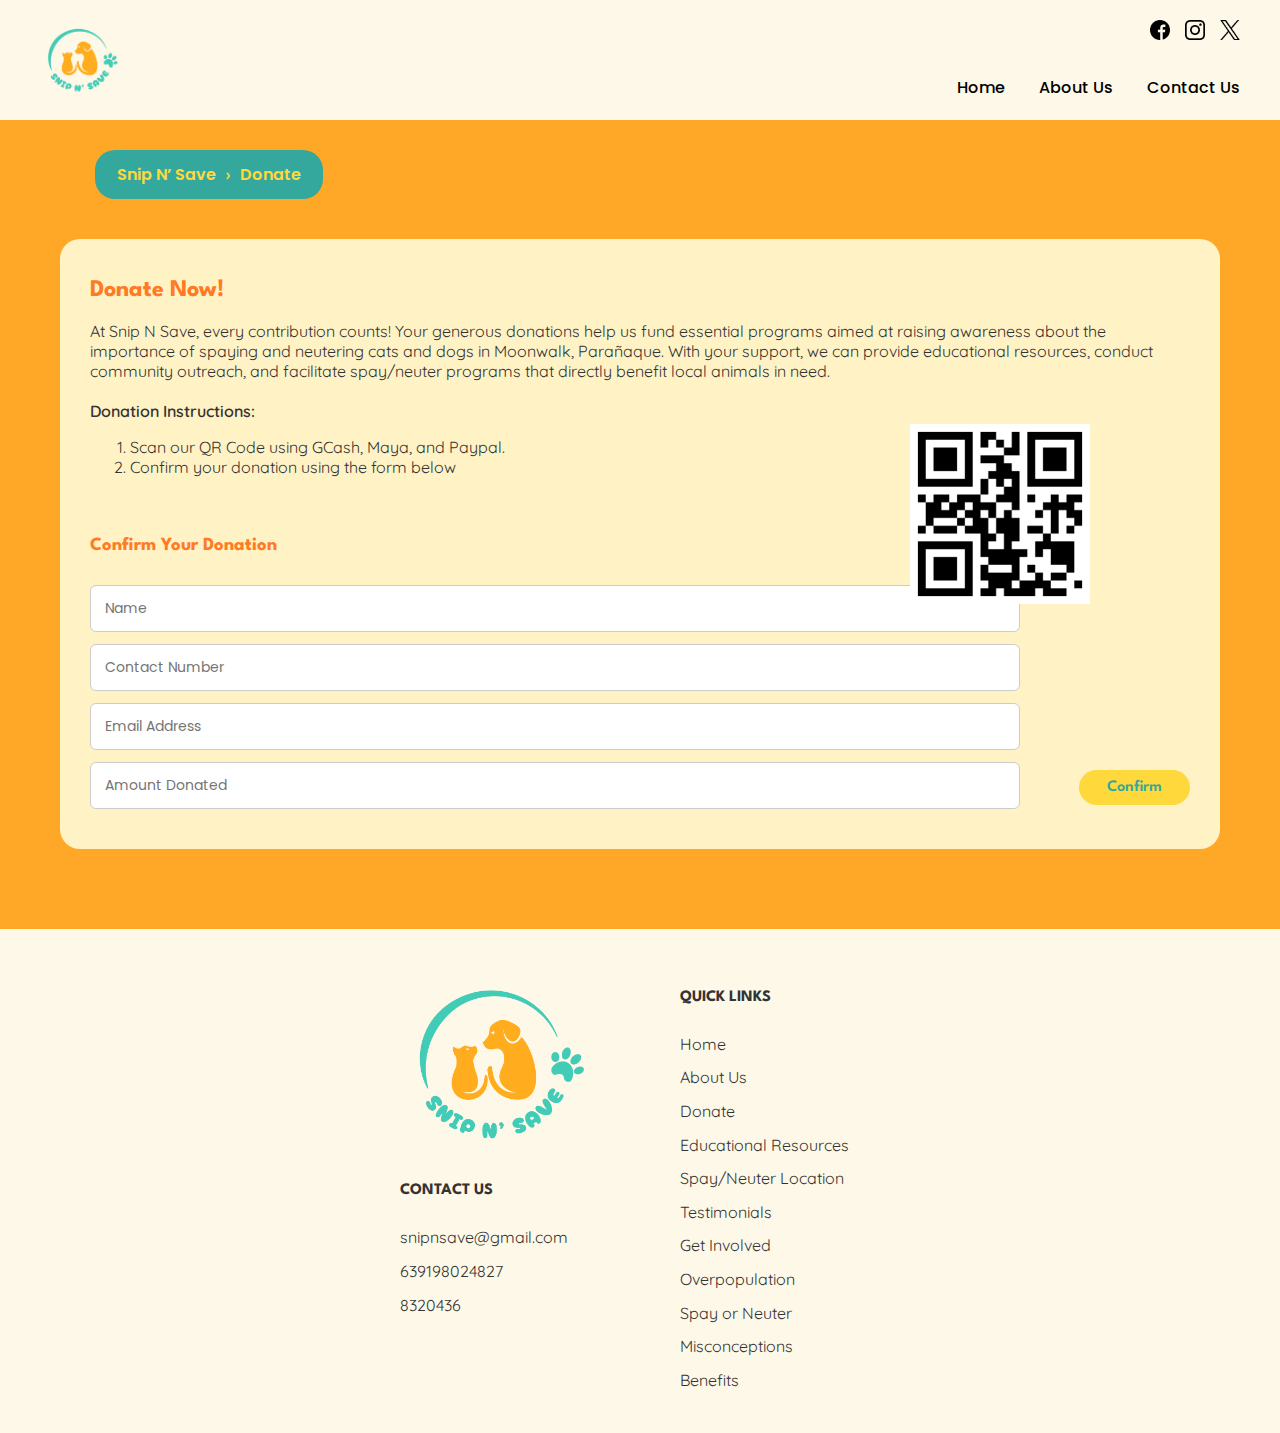
<file: donate.html>
<!DOCTYPE html>
<html lang="en">
<head>
    <meta charset="UTF-8">
    <meta name="viewport" content="width=device-width, initial-scale=1.0">
    <title>Snip N' Save – Donate</title>
    <link href="https://fonts.googleapis.com/css2?family=Poppins:wght@300;400;500;600;700&display=swap" rel="stylesheet">
    <link rel="stylesheet" href="https://cdnjs.cloudflare.com/ajax/libs/font-awesome/6.5.0/css/all.min.css"/>
    <link rel="stylesheet" href="styles.css">
    <link rel="stylesheet" href="donate.css">
    <link rel="icon" type="image/x-icon" href="assets/images/favicon.ico">
</head>
<body>

      <!-- HEADER -->
  <header>
      <a href="index.html"><img src="assets/images/logo.png" alt="Snip N' Save Logo" width="80" /></a>

      <div class="right-header">
          <div class="social-icons">
              <a href="#"><img src="assets/images/facebook.png" alt="Facebook" /></a>
              <a href="#"><img src="assets/images/instagram.png" alt="Instagram" /></a>
              <a href="#"><img src="assets/images/twitter.png" alt="Twitter" /></a>
          </div>

          <nav>
              <a href="index.html">Home</a>
              <a href="about.html" >About Us</a>
              <a href="contact.html">Contact Us</a>
          </nav>
      </div>
  </header>

    <!-- MAIN CONTENT -->
    <main class="main-section">

        <!-- breadcrumb -->
        <div class="breadcrumb">
            <a href="index.html">Snip N’ Save</a> <span>›</span> <a href="donate.html">Donate</a>
        </div>

        <!-- main card -->
        <div class="donate-card">

            <!-- donate info -->
            <div class="donate-info">
                <h2>Donate Now!</h2>

                <p>
                    At Snip N Save, every contribution counts! Your generous donations help us fund 
                    essential programs aimed at raising awareness about the importance of spaying 
                    and neutering cats and dogs in Moonwalk, Parañaque. With your support, we can 
                    provide educational resources, conduct community outreach, and facilitate 
                    spay/neuter programs that directly benefit local animals in need.
                </p>

                <p class="instructions-title">Donation Instructions:</p>
                <ol>
                    <li>Scan our QR Code using GCash, Maya, and Paypal.</li>
                    <li>Confirm your donation using the form below</li>
                </ol>

                <img src="assets/images/qr.png" alt="QR Code" class="qr-image">
            </div>

            <!-- donation form -->
            <div class="donate-form">
                <h3>Confirm Your Donation</h3>

                <input type="text" placeholder="Name">
                <input type="text" placeholder="Contact Number">
                <input type="email" placeholder="Email Address">
                <input type="number" placeholder="Amount Donated">

                <button class="confirm-btn">Confirm</button>
            </div>

        </div>
    </main>

    <!-- Footer -->
    <footer>
        <div>
            <a href="index.html"><img src="assets/images/logo.png" alt="Logo" width="80" /></a>
            <h4>CONTACT US</h4>
            <p>snipnsave@gmail.com</p>
            <p>639198024827</p>
            <p>8320436</p>
        </div>

        <div>
            <h4>QUICK LINKS</h4>
            <a href="index.html">Home</a>
            <a href="about.html">About Us</a>
            <a href="donate.html">Donate</a>
            <a href="educational.html">Educational Resources</a>
            <a href="locations.html">Spay/Neuter Location</a>
            <a href="testimonials.html">Testimonials</a>
            <a href="join.html">Get Involved</a>
            <a href="article-overpopulation.html">Overpopulation</a>
            <a href="article-spay.html">Spay or Neuter</a>
            <a href="article-misconceptions.html">Misconceptions</a>
            <a href="article-benefits.html">Benefits</a>
        </div>
    </footer>

</body>
</html>
</file>
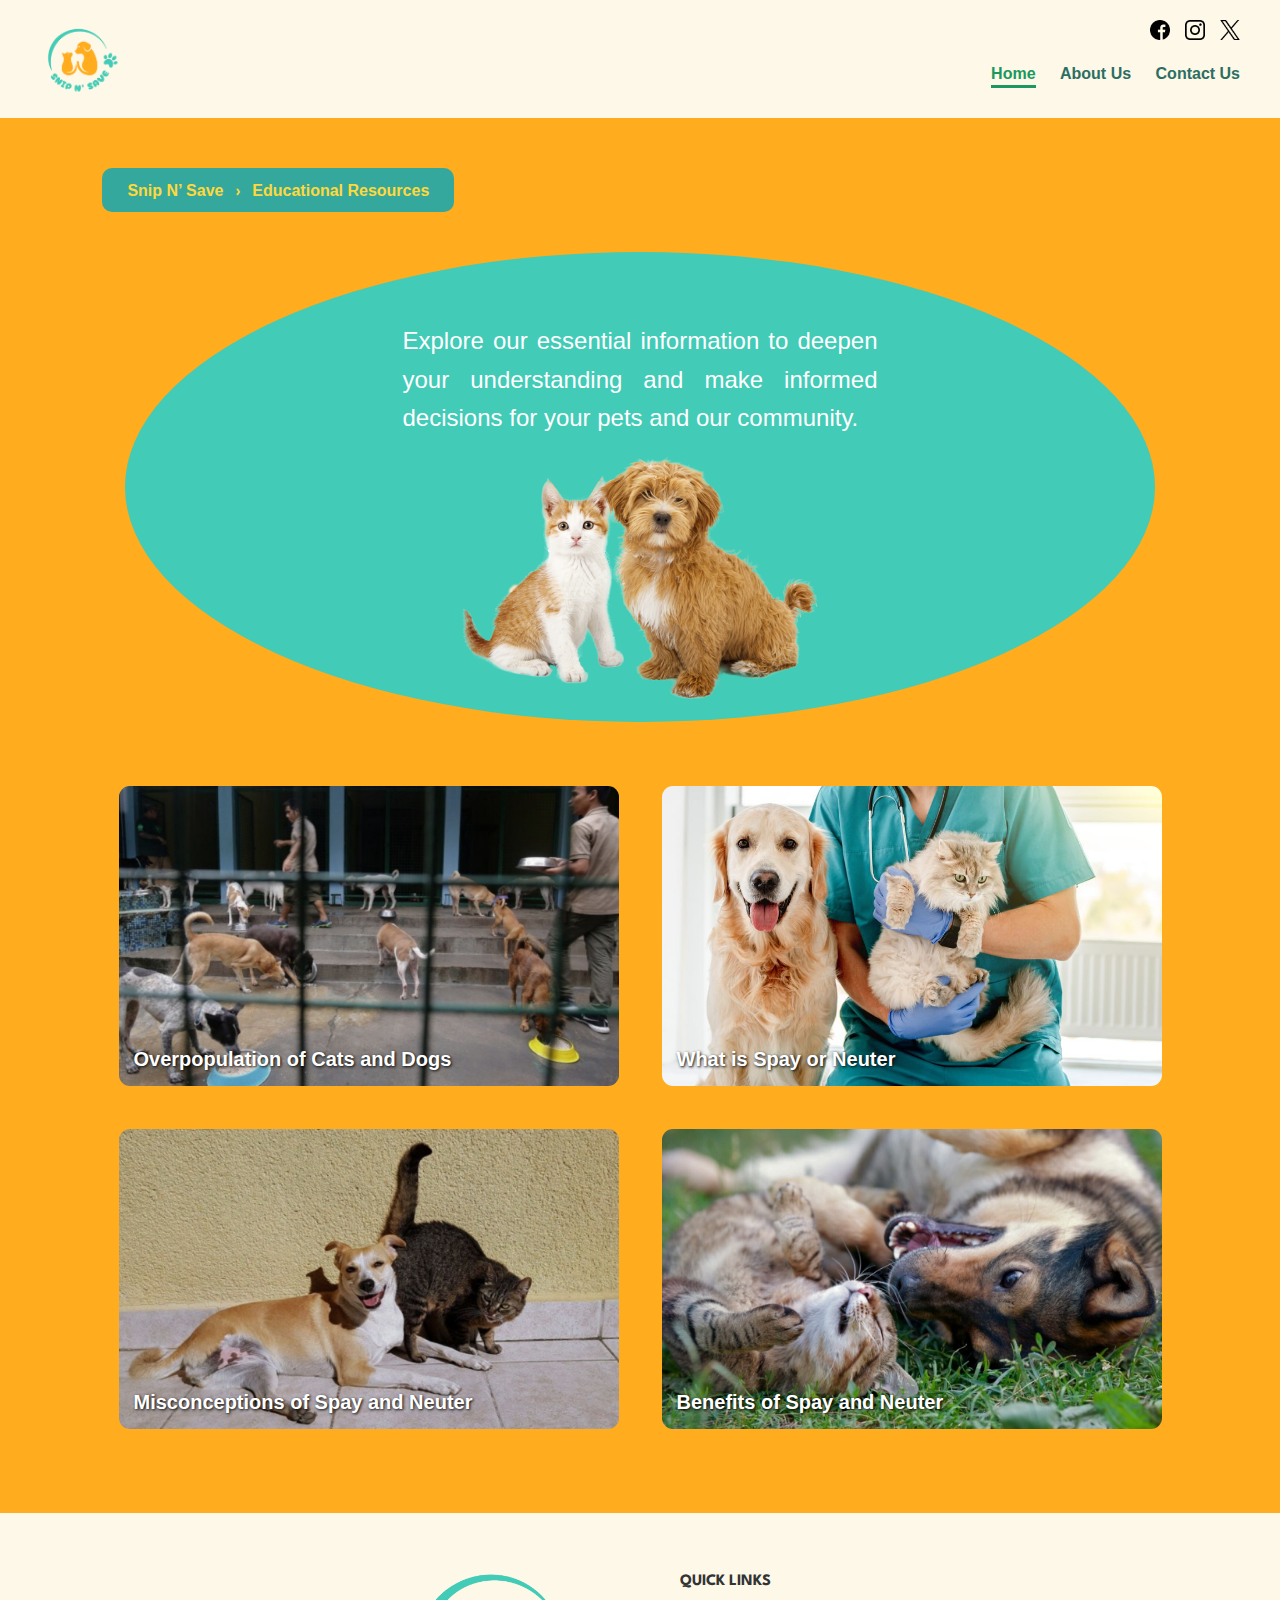
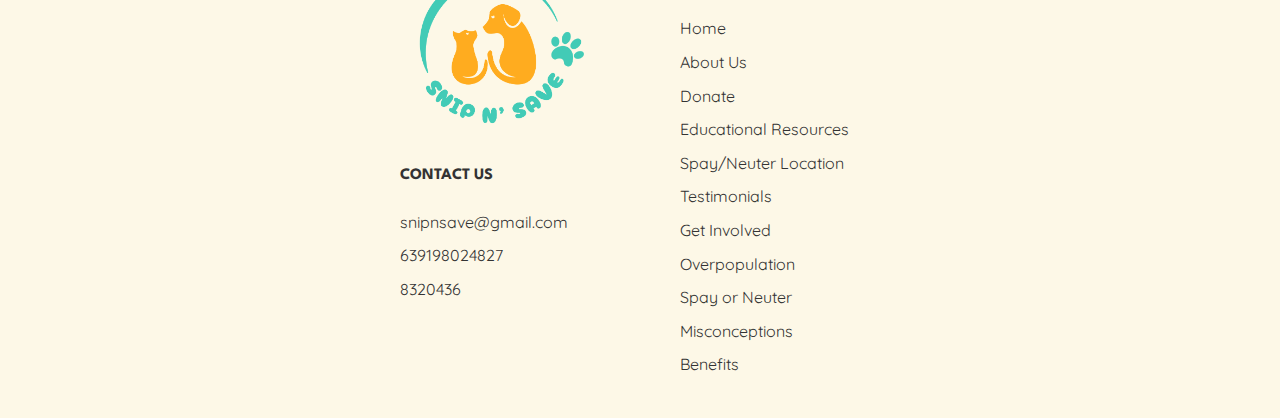
<file: educational.html>
<!DOCTYPE html>
<html lang="en">
<head>
    <meta charset="UTF-8">
    <meta name="viewport" content="width=device-width, initial-scale=1.0">
    <title>Educational Resources – Snip N’ Save</title>
    <link rel="stylesheet" href="styles.css">
    <link rel="stylesheet" href="educational.css">
    <link rel="icon" type="image/x-icon" href="assets/images/favicon.ico">
</head>

<body>

  <!-- HEADER -->
  <header>
      <a href="index.html"><img src="assets/images/logo.png" alt="Snip N' Save Logo" width="80" /></a>

      <div class="right-header">
          <div class="social-icons">
              <a href="#"><img src="assets/images/facebook.png" alt="Facebook" /></a>
              <a href="#"><img src="assets/images/instagram.png" alt="Instagram" /></a>
              <a href="#"><img src="assets/images/twitter.png" alt="Twitter" /></a>
          </div>

          <nav>
              <a href="index.html" class="selected-nav">Home</a>
              <a href="about.html" >About Us</a>
              <a href="contact.html">Contact Us</a>
          </nav>
      </div>
  </header>

    <!-- MAIN SECTION -->
    <section class="main">

        <!-- Breadcrumb Button -->
        <div class="breadcrumb">
            <a href="index.html">Snip N’ Save</a> <span>›</span> <a href="educational.html">Educational Resources</a>
        </div>

        <!-- Cyan Oval Section -->
        <div class="oval-section">
            <div class="oval-text">
                Explore our essential information to deepen
                your understanding and make informed
                decisions for your pets and our community.
            </div>
            <img src="assets/images/catdog.png" class="oval-img" alt="">
        </div>

        <!-- CARDS -->
        <div class="cards">
            <a href="article-overpopulation.html" class="educ-card">
                <img src="assets/images/overpopulation1.jpg" alt="">
                <div class="card-text">Overpopulation of Cats and Dogs</div>
            </a>

            <a href="article-spay.html" class="educ-card">
                <img src="assets/images/spay.jpg" alt="">
                <div class="card-text">What is Spay or Neuter</div>
            </a>
        </div>

        <div class="cards">
            <a href="article-misconceptions.html" class="educ-card">
                <img src="assets/images/misconceptions.jpg" alt="">
                <div class="card-text">Misconceptions of Spay and Neuter</div>
            </a>

            <a href="article-benefits.html" class="educ-card">
                <img src="assets/images/benefits.jpg" alt="">
                <div class="card-text">Benefits of Spay and Neuter</div>
            </a>
        </div>

    </section>

    <!-- Footer -->
    <footer>
        <div>
            <a href="index.html"><img src="assets/images/logo.png" alt="Logo" width="80" /></a>
            <h4>CONTACT US</h4>
            <p>snipnsave@gmail.com</p>
            <p>639198024827</p>
            <p>8320436</p>
        </div>

        <div>
            <h4>QUICK LINKS</h4>
            <a href="index.html">Home</a>
            <a href="about.html">About Us</a>
            <a href="donate.html">Donate</a>
            <a href="educational.html">Educational Resources</a>
            <a href="locations.html">Spay/Neuter Location</a>
            <a href="testimonials.html">Testimonials</a>
            <a href="join.html">Get Involved</a>
            <a href="article-overpopulation.html">Overpopulation</a>
            <a href="article-spay.html">Spay or Neuter</a>
            <a href="article-misconceptions.html">Misconceptions</a>
            <a href="article-benefits.html">Benefits</a>
        </div>
    </footer>

</body>
</html>
</file>
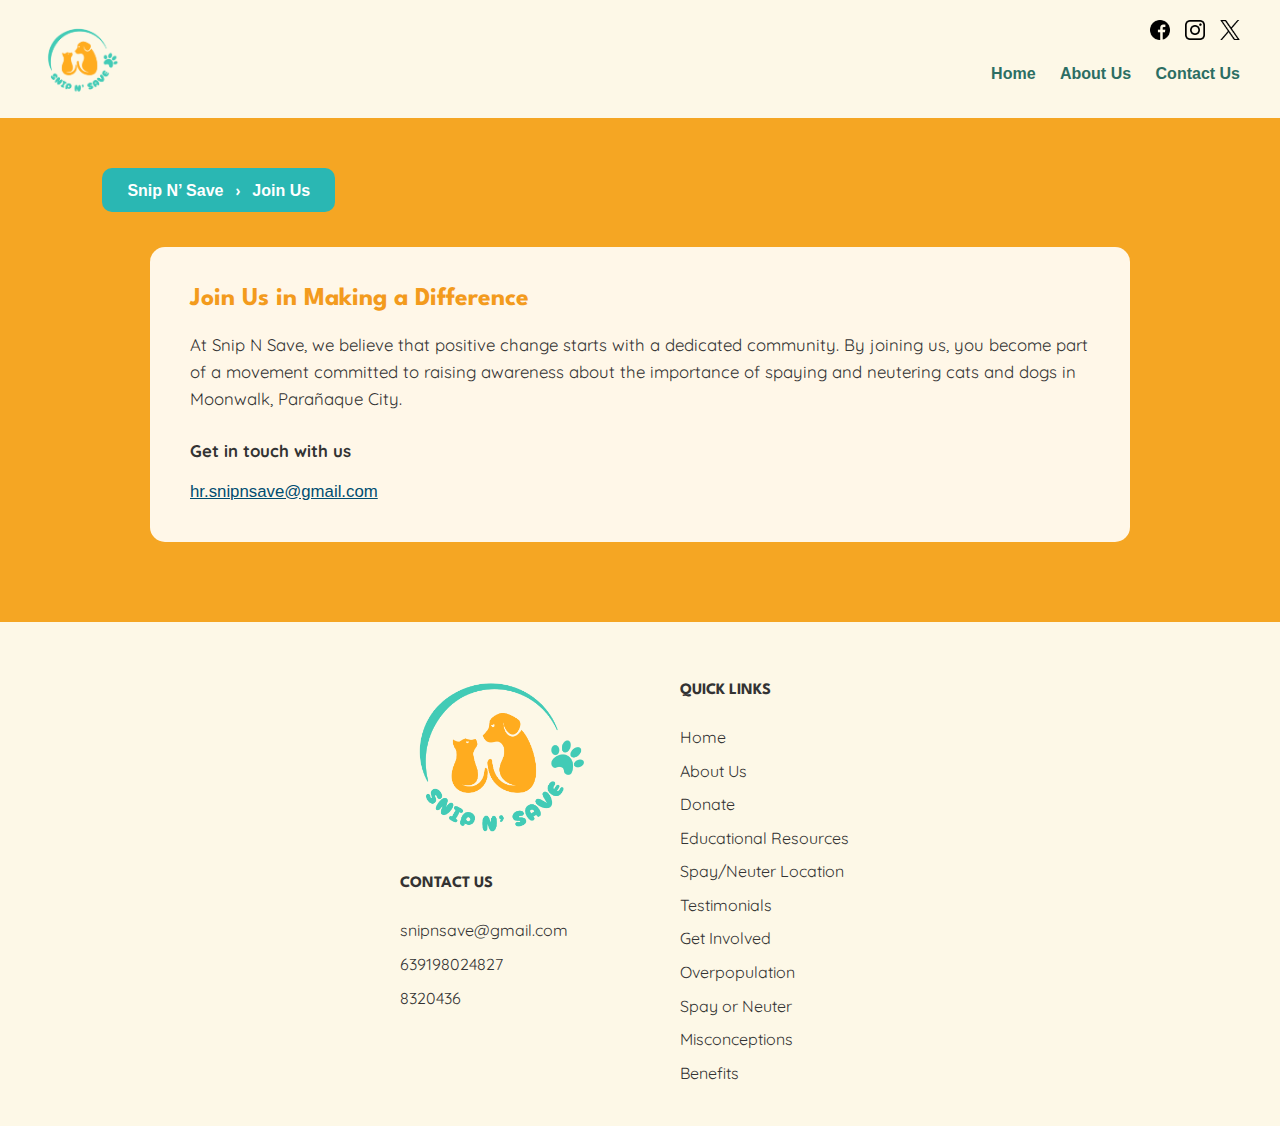
<file: join.html>
<!DOCTYPE html>
<html lang="en">
<head>
    <meta charset="UTF-8">
    <meta name="viewport" content="width=device-width, initial-scale=1.0">
    <title>Join Us – Snip N' Save</title>
    <link rel="stylesheet" href="styles.css">
    <link rel="stylesheet" href="join.css">
    <link rel="icon" type="image/x-icon" href="assets/images/favicon.ico">
</head>

<body>

  <!-- HEADER -->
  <header>
      <a href="index.html"><img src="assets/images/logo.png" alt="Snip N' Save Logo" width="80" /></a>

      <div class="right-header">
          <div class="social-icons">
              <a href="#"><img src="assets/images/facebook.png" alt="Facebook" /></a>
              <a href="#"><img src="assets/images/instagram.png" alt="Instagram" /></a>
              <a href="#"><img src="assets/images/twitter.png" alt="Twitter" /></a>
          </div>

          <nav>
              <a href="index.html">Home</a>
              <a href="about.html" >About Us</a>
              <a href="contact.html">Contact Us</a>
          </nav>
      </div>
  </header>

    <!-- MAIN SECTION -->
    <section class="main">

        <!-- Breadcrumb Button -->
        <div class="breadcrumb">
            <a href="index.html">Snip N’ Save</a> <span>›</span> <a href="join.html">Join Us</a>
        </div>

        <!-- CONTENT CARD -->
        <div class="content-card">
            <h2>Join Us in Making a Difference</h2>

            <p>
                At Snip N Save, we believe that positive change starts with a dedicated
                community. By joining us, you become part of a movement committed to raising
                awareness about the importance of spaying and neutering cats and dogs in
                Moonwalk, Parañaque City.
            </p>

            <p class="cta"><strong>Get in touch with us</strong></p>

            <a href="mailto:hr.snipnsave@gmail.com" class="email-link">
                hr.snipnsave@gmail.com
            </a>
        </div>

    </section>

    <!-- Footer -->
    <footer>
        <div>
            <a href="index.html"><img src="assets/images/logo.png" alt="Logo" width="80" /></a>
            <h4>CONTACT US</h4>
            <p>snipnsave@gmail.com</p>
            <p>639198024827</p>
            <p>8320436</p>
        </div>

        <div>
            <h4>QUICK LINKS</h4>
            <a href="index.html">Home</a>
            <a href="about.html">About Us</a>
            <a href="donate.html">Donate</a>
            <a href="educational.html">Educational Resources</a>
            <a href="locations.html">Spay/Neuter Location</a>
            <a href="testimonials.html">Testimonials</a>
            <a href="join.html">Get Involved</a>
            <a href="article-overpopulation.html">Overpopulation</a>
            <a href="article-spay.html">Spay or Neuter</a>
            <a href="article-misconceptions.html">Misconceptions</a>
            <a href="article-benefits.html">Benefits</a>
        </div>
    </footer>

</body>
</html>
</file>
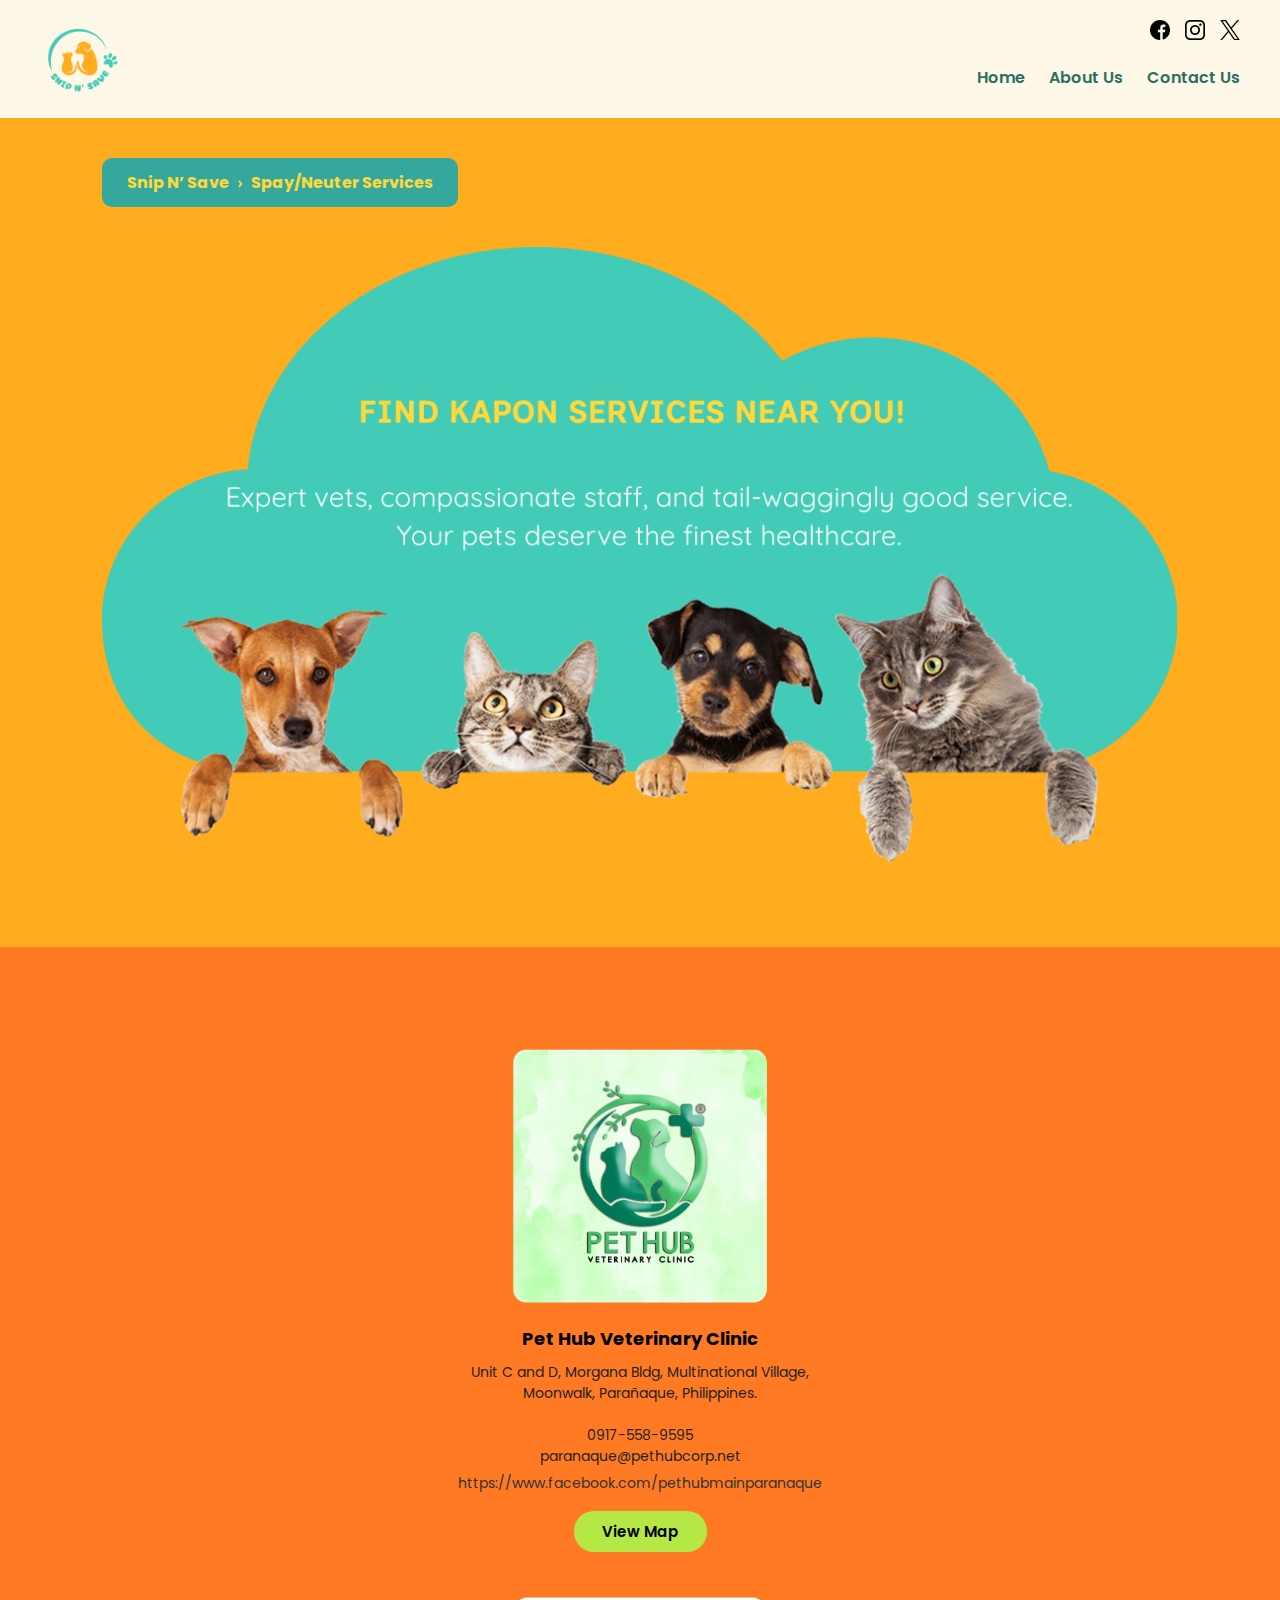
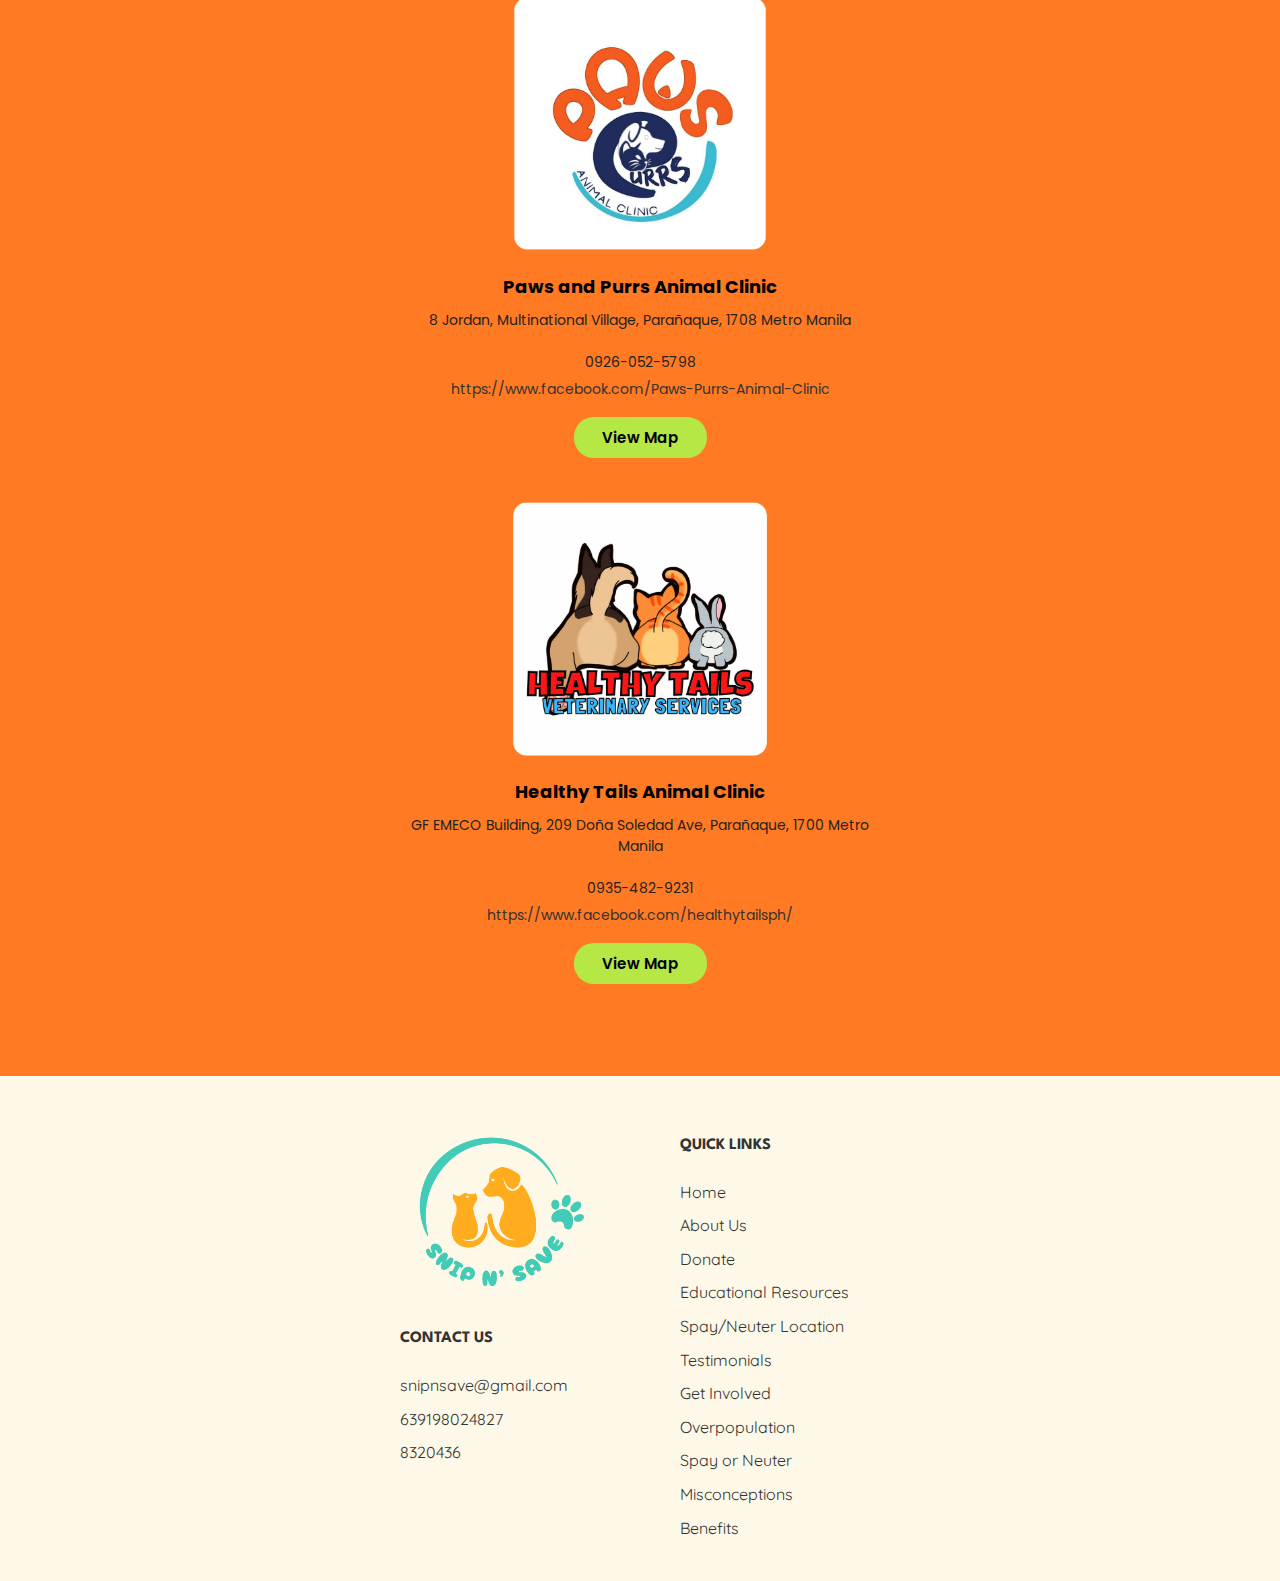
<file: locations.html>
<!DOCTYPE html>
<html lang="en">
<head>
    <meta charset="UTF-8" />
    <meta name="viewport" content="width=device-width, initial-scale=1.0" />
    <title>Snip N' Save – Spay/Neuter Services</title>

    <!-- Google Font -->
    <link href="https://fonts.googleapis.com/css2?family=Poppins:wght@300;400;500;600;700&display=swap" rel="stylesheet">

    <!-- Icons -->
    <link rel="stylesheet" href="https://cdnjs.cloudflare.com/ajax/libs/font-awesome/6.5.0/css/all.min.css"/>

    <!-- Stylesheet -->
    <link rel="stylesheet" href="styles.css" />
    <link rel="stylesheet" href="locations.css" />
    <link rel="icon" type="image/x-icon" href="assets/images/favicon.ico">
</head>
<body>

  <!-- HEADER -->
  <header>
      <a href="index.html"><img src="assets/images/logo.png" alt="Snip N' Save Logo" width="80" /></a>

      <div class="right-header">
          <div class="social-icons">
              <a href="#"><img src="assets/images/facebook.png" alt="Facebook" /></a>
              <a href="#"><img src="assets/images/instagram.png" alt="Instagram" /></a>
              <a href="#"><img src="assets/images/twitter.png" alt="Twitter" /></a>
          </div>

          <nav>
              <a href="index.html">Home</a>
              <a href="about.html">About Us</a>
              <a href="contact.html">Contact Us</a>
          </nav>
      </div>
  </header>
    
    <section class="main"> 
        <!-- Breadcrumb -->
        <div class="breadcrumb">
                <a href="index.html">Snip N’ Save</a> <span>›</span> <a href="locations.html">Spay/Neuter Services</a>
        </div>

        <!-- HERO SECTION -->
        <!-- <section class="hero">
            <div class="hero-image-wrapper">
                <img src="assets/images/pets.png" class="pets-img" alt="Pets">

                <div class="hero-text">
                    <h1>FIND KAPON SERVICES NEAR YOU!</h1>
                    <p>Expert vets, compassionate staff, and tail-waggingly good service.<br>Your pets deserve the finest healthcare.</p>
                </div>
            </div>
        </section> -->

        <section class="loc-hero">
            <img src="assets/images/pets2.png" class="pets-img" alt="Pets">
        </section>
    </section>

    <!-- CLINIC SECTION -->
    <section class="clinic-section">

        <!-- PET HUB -->
        <div class="clinic-card">
            <img src="assets/images/pethub-logo.png">
            <div class="clinic-name">Pet Hub Veterinary Clinic</div>

            <div class="clinic-info">
                Unit C and D, Morgana Bldg, Multinational Village,<br>
                Moonwalk, Parañaque, Philippines.<br><br>
                0917-558-9595<br>
                p​​aranaque@pethubcorp.net<br>
                <a href="https://www.facebook.com/pethubmainparanaque">https://www.facebook.com/pethubmainparanaque</a>
            </div>
            <br>
            <a href="https://maps.app.goo.gl/o3QTBtst9Z4u4wsd8" class="btn-map">View Map</a>
        </div>

        <!-- PAWS AND PURRS -->
        <div class="clinic-card">
            <img src="assets/images/pawspurrs-logo.png">
            <div class="clinic-name">Paws and Purrs Animal Clinic</div>

            <div class="clinic-info">
                8 Jordan, Multinational Village, Parañaque, 1708 Metro Manila<br><br>
                0926-052-5798<br>
                <a href="https://www.facebook.com/Paws-Purrs-Animal-Clinic">https://www.facebook.com/Paws-Purrs-Animal-Clinic</a>
            </div>
            <br>
            <a href="https://maps.app.goo.gl/tpPtK37mTw1gVaEN6" class="btn-map">View Map</a>
        </div>

        <!-- HEALTHY TAILS -->
        <div class="clinic-card">
            <img src="assets/images/healthytails-logo.png">
            <div class="clinic-name">Healthy Tails Animal Clinic</div>

            <div class="clinic-info">
                GF EMECO Building, 209 Doña Soledad Ave, Parañaque, 1700 Metro Manila<br><br>
                0935-482-9231<br>
                <a href="https://www.facebook.com/healthytailsph/">https://www.facebook.com/healthytailsph/</a>
            </div>
            <br>
            <a href="https://maps.app.goo.gl/rTfNiAi7jqru2hPn7" class="btn-map">View Map</a>
        </div>

    </section>
      

    <!-- Footer -->
    <footer>
        <div>
            <a href="index.html"><img src="assets/images/logo.png" alt="Logo" width="80" /></a>
            <h4>CONTACT US</h4>
            <p>snipnsave@gmail.com</p>
            <p>639198024827</p>
            <p>8320436</p>
        </div>

        <div>
            <h4>QUICK LINKS</h4>
            <a href="index.html">Home</a>
            <a href="about.html">About Us</a>
            <a href="donate.html">Donate</a>
            <a href="educational.html">Educational Resources</a>
            <a href="locations.html">Spay/Neuter Location</a>
            <a href="testimonials.html">Testimonials</a>
            <a href="join.html">Get Involved</a>
            <a href="article-overpopulation.html">Overpopulation</a>
            <a href="article-spay.html">Spay or Neuter</a>
            <a href="article-misconceptions.html">Misconceptions</a>
            <a href="article-benefits.html">Benefits</a>
        </div>
    </footer>

</body>
</html>
</file>
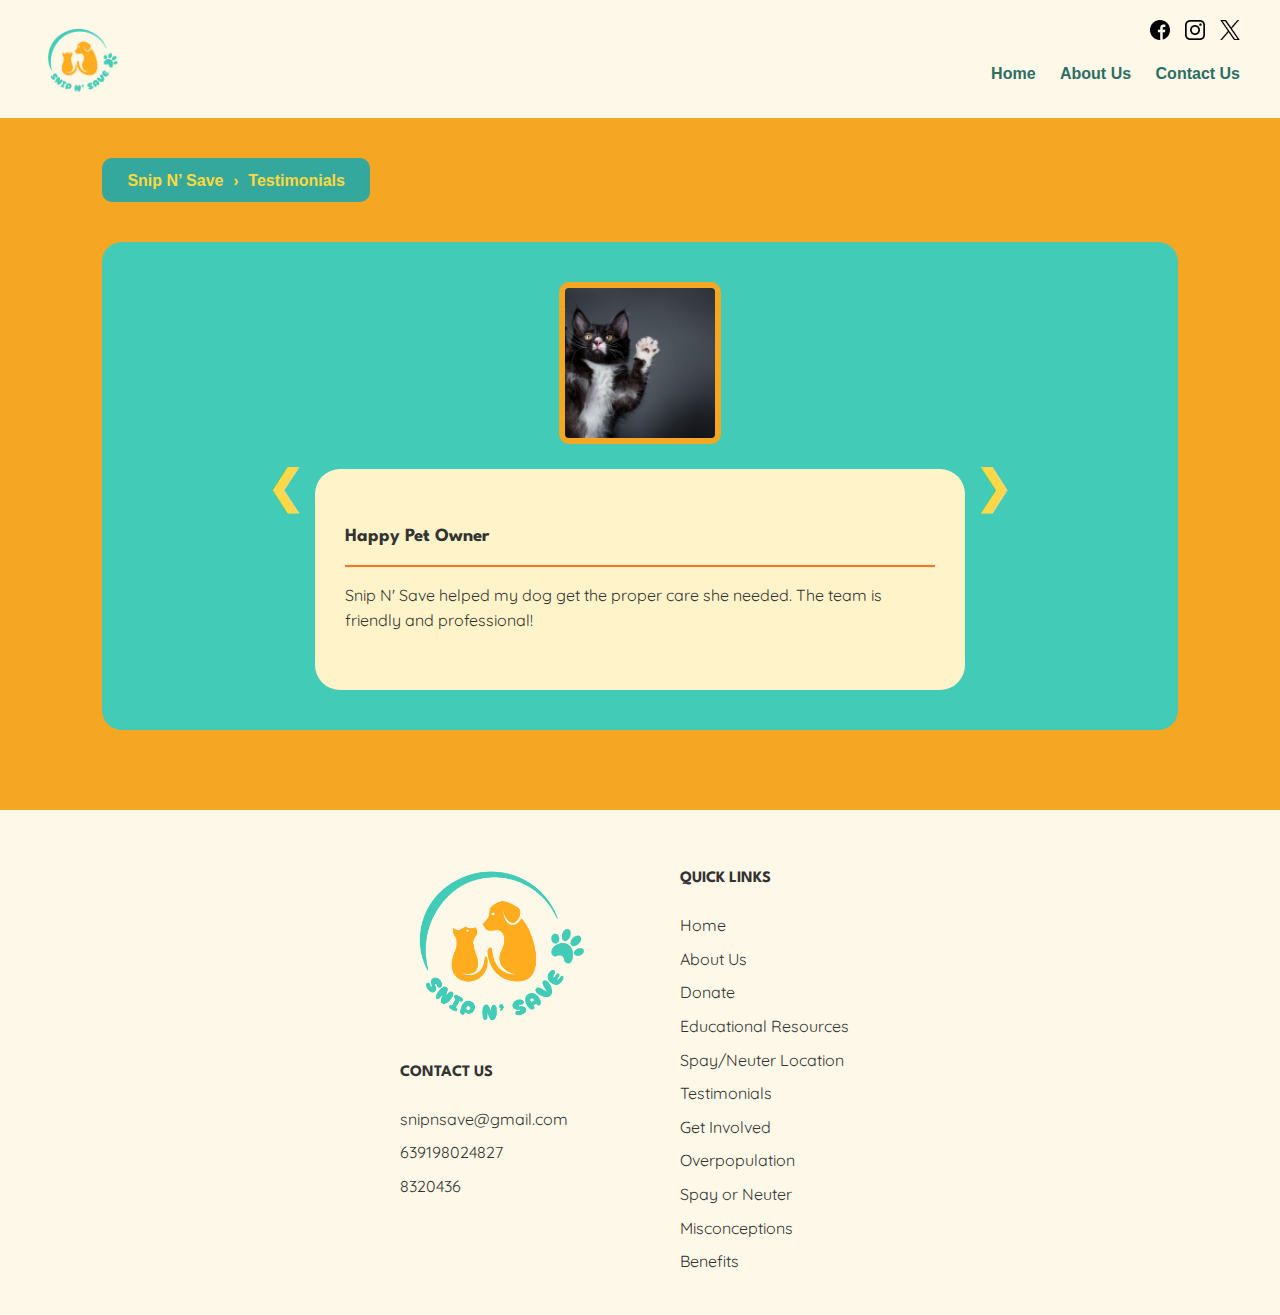
<file: testimonials.html>
<!DOCTYPE html>
<html lang="en">
<head>
    <meta charset="UTF-8">
    <meta name="viewport" content="width=device-width, initial-scale=1.0">
    <title>Testimonials - Snip N' Save</title>
    <link rel="stylesheet" href="styles.css">
    <link rel="stylesheet" href="testimonials.css">
    <link rel="icon" type="image/x-icon" href="assets/images/favicon.ico">
</head>

<body>

  <!-- HEADER -->
  <header>
      <a href="index.html"><img src="assets/images/logo.png" alt="Snip N' Save Logo" width="80" /></a>

      <div class="right-header">
          <div class="social-icons">
              <a href="#"><img src="assets/images/facebook.png" alt="Facebook" /></a>
              <a href="#"><img src="assets/images/instagram.png" alt="Instagram" /></a>
              <a href="#"><img src="assets/images/twitter.png" alt="Twitter" /></a>
          </div>

          <nav>
              <a href="index.html">Home</a>
              <a href="about.html" >About Us</a>
              <a href="contact.html">Contact Us</a>
          </nav>
      </div>
  </header>

    <!-- MAIN AREA -->
    <section class="main">

        <!-- Breadcrumb -->
        <div class="breadcrumb">
             <a href="index.html">Snip N’ Save</a> <span>›</span> <a href="testimonials.html">Testimonials</a>
        </div>

        <!-- Testimonial Carousel -->
        <div class="carousel">

            <button class="arrow left" onclick="prevSlide()">❮</button>

            <div class="carousel-content">

                <div class="pet-img-container">
                    <img src="assets/images/edures.jpg" class="pet-img" id="petImg" alt="Pet">
                </div>

                <div class="testimonial-card">
                    <h3 id="testimonialTitle">Happy Pet Owner</h3>
                    <hr>
                    <p id="testimonialText">
                        Snip N' Save helped my dog get the proper care she needed. The team is friendly and professional!
                    </p>
                </div>

            </div>


            <button class="arrow right" onclick="nextSlide()">❯</button>

        </div>

    </section>

    <!-- Footer -->
    <footer>
        <div>
            <a href="index.html"><img src="assets/images/logo.png" alt="Logo" width="80" /></a>
            <h4>CONTACT US</h4>
            <p>snipnsave@gmail.com</p>
            <p>639198024827</p>
            <p>8320436</p>
        </div>

        <div>
            <h4>QUICK LINKS</h4>
            <a href="index.html">Home</a>
            <a href="about.html">About Us</a>
            <a href="donate.html">Donate</a>
            <a href="educational.html">Educational Resources</a>
            <a href="locations.html">Spay/Neuter Location</a>
            <a href="testimonials.html">Testimonials</a>
            <a href="join.html">Get Involved</a>
            <a href="article-overpopulation.html">Overpopulation</a>
            <a href="article-spay.html">Spay or Neuter</a>
            <a href="article-misconceptions.html">Misconceptions</a>
            <a href="article-benefits.html">Benefits</a>
        </div>
    </footer>

    <script src="testimonials.js"></script>
</body>
</html>
</file>
<file: styles.css>
/* ------------------------------
   GLOBAL
------------------------------ */

/* Fonts */
@import url('https://fonts.googleapis.com/css2?family=League+Spartan:wght@400;500;600;700&display=swap');
@import url('https://fonts.googleapis.com/css2?family=Inclusive+Sans:ital,wght@0,300..700;1,300..700&display=swap');
@import url('https://fonts.googleapis.com/css2?family=Quicksand:wght@300;400;500;600&display=swap');

:root {
    --cream: #FFF7E8;
    --orange: #FFAC1F;
    --yellow: #FFD83C;
    --orange-dark: #FF751F;
    --teal: #34A89C;
    --teal-dark: #1B7F72;
    --turquois: #42cbb6;
    --text-dark: #333333;
    --lightorange: #FFEC9E;
}


body {
    margin: 0;
    font-family: Arial, sans-serif;
    background-color: #fdf8e7;
    color: #333;
}

a {
    text-decoration: none;
    color: inherit;
}

img {
    max-width: 100%;
    display: block;
}

/* Typography Overrides */
h1,
h2,
h3,
h4,
h5,
h6, button {
    font-family: "League Spartan", sans-serif !important;
}

p, ul, li {
    /* font-family: "Inclusive Sans", sans-serif !important; */
    font-family: "Quicksand", sans-serif !important;
}

small, span {
    font-family: "Quicksand", sans-serif !important;
}


/* ------------------------------
   HEADER
------------------------------ */
header {
    display: flex;
    justify-content: space-between;
    align-items: flex-start;
    padding: 20px 40px;
    background: #fdf8e7;
    position: sticky;
    top: 0;
    z-index: 10;
}

/* Container for social icons + nav */
.right-header {
    display: flex;
    flex-direction: column;
    align-items: flex-end;
}

/* Social icons row */
.social-icons {
    display: flex;
    gap: 15px;
    margin-bottom: 25px;
}

.social-icons img {
    width: 20px;
    cursor: pointer;
}

/* Navigation links */
nav a {
    margin-left: 20px;
    color: #2c6e63;
    font-weight: 600;
}

nav a:hover {
    text-decoration: underline;
}

.selected-nav {
    border-bottom: 3px solid #1b9860;
    padding-bottom: 3px;
    color: #1b9860;
}

/* Responsive Adjustment */
@media (max-width: 768px) {
    header {
        flex-direction: column;
        align-items: center;
        text-align: center;
    }

    .right-header {
        align-items: center;
    }

    nav a {
        margin-left: 10px;
    }
}


/* ------------------------------
   HERO SECTION
------------------------------ */
.hero {
    display: flex;
    align-items: center;
    justify-content: space-between;
    padding: 60px 250px 0px;
    background-color: var(--orange);
    color: #222;
}

.hero h1 {
    font-size: 60px;
    font-weight: 700;
    line-height: 1.2;
    margin-bottom: 20px;
}

.hero p {
    max-width: 500px;
    font-size: 18px;
    line-height: 1.6;
}

.hero img {
    width: 470px;
    /* border-radius: 20px; */
}

/* Primary Button */
.donate-btn {
    background: #f4ff61;
    padding: 12px 30px;
    color: #2c6e63;
    font-weight: bold;
    border-radius: 30px;
    border: none;
    cursor: pointer;
    font-size: 18px;
}

.donate-btn:hover {
    background: #e7f456;
}

/* ------------------------------
   SERVICES GRID
------------------------------ */
.service-section {
    background: #37c1b7;
    padding: 60px 0px;
}

.services {
    display: flex;
    flex-wrap: wrap;
    grid-template-columns: repeat(auto-fit, minmax(300px, 1fr));
    gap: 30px;
    justify-content: center;
    margin: 20px 0px;
}

.card {
    position: relative;
    border-radius: 15px;
    overflow: hidden;
    transition: transform 0.3s ease, border 0.3s ease;
    cursor: pointer;
    border: 4px solid transparent;
    width: 450px;
}

.card:hover {
    transform: scale(1.03);
    border-color: #f4cf3b;
}

.card img {
    height: 300px;
    object-fit: cover;
}

.card-title {
    position: absolute;
    bottom: 15px;
    left: 15px;
    font-size: 25px;
    font-weight: bold;
    color: #fff;
    text-shadow: 1px 1px 3px #000;
}

/* ------------------------------
   DONATE NAV BAR
------------------------------ */
.donate-nav {
    display: flex;
    align-items: center;
    padding: 20px 40px;
    gap: 15px;
    background-color: #37c1b7;
    color: white;
    font-size: 18px;
}

.back-btn {
    font-weight: bold;
    color: white;
}

.arrow {
    font-size: 20px;
    color: white;
}

/* ------------------------------
   DONATION CONTENT
------------------------------ */
.donation-container {
    padding: 60px 40px;
    max-width: 900px;
    margin: auto;
}

.donate-title {
    font-size: 40px;
    font-weight: 700;
    color: #2c6e63;
    text-align: center;
    margin-bottom: 20px;
}

.donate-text,
.donate-instructions {
    font-size: 18px;
    line-height: 1.6;
    margin-bottom: 25px;
}

.qr-wrapper {
    display: flex;
    justify-content: center;
    margin: 40px 0;
}

.qr-img {
    width: 260px;
}

/* ------------------------------
   FORM
------------------------------ */
.confirm-title {
    text-align: center;
    font-size: 28px;
    font-weight: 600;
    color: #2c6e63;
    margin-top: 20px;
}

.donation-form {
    display: flex;
    flex-direction: column;
    gap: 15px;
    max-width: 400px;
    margin: 30px auto;
}

.donation-form input {
    padding: 12px 15px;
    font-size: 16px;
    border: 2px solid #ccc;
    border-radius: 8px;
}

.confirm-btn {
    background: #f49b2e;
    padding: 12px 20px;
    color: white;
    border: none;
    border-radius: 8px;
    font-size: 18px;
    cursor: pointer;
    font-weight: bold;
}

.confirm-btn:hover {
    background: #d78622;
}


/* ------------------------------
   FOOTER
------------------------------ */
footer {
    background: #fdf8e7;
    padding: 40px 60px;

    display: grid;
    grid-template-columns: 200px 200px;
    column-gap: 80px;
    align-items: start;
    justify-content: center;
}

footer > div {
    display: flex;
    flex-direction: column;
    gap: 8px;
}

footer h4 {
    min-height: 24px;
    margin-bottom: 10px;
}

footer p,
footer a {
    margin: 0;
    line-height: 1.6;
    font-family: "Quicksand", sans-serif !important;
}

footer img {
    width: 190px;
}


/* -----------------------------------------
   MOBILE FIXES
----------------------------------------- */
@media (max-width: 768px) {

    /* HERO: Stack vertically */
    .hero {
        flex-direction: column;
        padding: 40px 20px 0px;
    }

    /* HERO: Ensure text is above image */
    .hero > div {
        order: 1;
    }

    .hero img {
        order: 2;
        margin-top: 25px;
        width: 250px; /* shrink nicely on mobile */
    }

    .services {
        margin: 40px;
    }

    .card {
        width: 300px;
        height: 200px;
    }

    footer img{
        width: 120px;
    }

    footer {
        gap: 5px;
        grid-template-columns: 175px 175px ;
    }
}

/* Even smaller screens */
@media (max-width: 480px) {
    .hero h1 {
        font-size: 36px;
    }

    .donate-btn {
        font-size: 16px;
        padding: 10px 24px;
    }
}
</file>
<file: articles.css>
/* COLOR PALETTE */
:root {
    --cream: #FFF7E8;
    --orange: #FFAC1F;
    --yellow: #FFD83C;
    --orange-dark: #FF571F;
    --teal: #34A89C;
    --teal-dark: #1B7F72;
    --text-dark: #333;
    --lightorange: #FFEC9E;
}

/* RESET */
body {
    margin: 0;
    font-family: Arial, sans-serif;
    background: var(--cream);
    color: var(--text-dark);
}

/* HEADER */
.header {
    background: var(--cream);
    padding: 15px 0;
}

.header-inner {
    width: 92%;
    margin: auto;
    display: flex;
    justify-content: space-between;
    align-items: center;
}

.logo {
    height: 70px;
}

.header-right {
    text-align: right;
}

.social img {
    height: 22px;
    margin-left: 12px;
}

.nav a {
    margin-left: 20px;
    font-weight: bold;
    text-decoration: none;
    color: #333;
}

/* MAIN */
.main {
    background: var(--orange);
    padding: 45px 8% 70px;
}

/* Breadcrumb */
.breadcrumb {
    display: inline-block;
    background: var(--teal);
    color: var(--yellow);
    padding: 12px 25px;
    border-radius: 10px;
    font-weight: bold;
    margin-bottom: 40px;
}

.breadcrumb span {
    margin: 0 8px;
}

/* Title Badge */
.title-badge {
    background: var(--orange-dark);
    color: #fff;
    padding: 18px 25px;
    border-radius: 30px;
    font-size: 1.4rem;
    text-align: center;
    max-width: 700px;
    margin: 0 auto 40px;
}

/* Content Card */
.content-card {
    background: var(--lightorange);
    padding: 35px 40px;
    border-radius: 20px;
    max-width: 900px;
    margin: auto;
}

.content-card-left,
.content-card-right {
    background: var(--lightorange);
    border-radius: 20px;
    max-width: 900px;
    margin: 0 auto 35px;
    padding: 35px 40px;

    display: flex;
    align-items: center;
    gap: 30px;
    height: 200px;
}

/* text container (implicit) */
.content-card-left > h3,
.content-card-left > ul,
.content-card-right > h3,
.content-card-right > ul {
    flex: 1;
}

/* left / right direction */
.content-card-left {
    flex-direction: row;
}

.content-card-right {
    flex-direction: row-reverse;
}

/* image */
.image-side {
    max-width: 260px;
    width: 100%;
    flex-shrink: 0;
}

.content-card h3, .content-card-right h3, .content-card-left h3 {
    color: var(--teal-dark);
    margin-top: 18px;
}

.content-card ul, .content-card-right ul, .content-card-left ul {
    margin-top: 8px;
    margin-bottom: 20px;
}

.image-bottom {
    width: 100%;
}


/* FOOTER */
.footer {
    background: var(--cream);
    padding: 50px 8%;
}

.footer-inner {
    display: flex;
    justify-content: space-between;
    flex-wrap: wrap;
}

.footer-col {
    min-width: 180px;
    margin-bottom: 20px;
}

.footer-logo {
    height: 80px;
}

.footer h4 {
    margin-bottom: 10px;
}

.footer a {
    text-decoration: none;
    color: #333;
    display: block;
    margin: 3px 0;
}

/* RESPONSIVE */
@media (max-width: 700px) {

    .nav {
        display: none;
    }

    .breadcrumb {
        display: block;
        text-align: center;
        padding: 10px 15px;
    }

    .title-badge {
        font-size: 1.1rem;
        padding: 15px 18px;
    }

    .content-card {
        padding: 25px;
    }

    .content-card-left,
    .content-card-right {
        flex-direction: column;
        height: auto;
        text-align: left;
    }

    .image-side {
        max-width: 220px;
        margin-top: 20px;
    }

    .content-card-left ul,
    .content-card-right ul {
        padding-left: 0;
        list-style-position: inside;
    }
}
</file>
<file: donate.css>
/* GLOBAL */
body {
    margin: 0;
    font-family: "Poppins", sans-serif;
    background: #FFF8E6;
    color: #333;
}

img {
    max-width: 100%;
}

/* HEADER */
.header {
    background: #FFF8E6;
    padding: 20px 40px;
    display: flex;
    justify-content: space-between;
    align-items: center;
}

.logo {
    width: 85px;
}

.header-right {
    text-align: right;
}

.social-icons i {
    margin-left: 15px;
    font-size: 18px;
    cursor: pointer;
}

nav {
    margin-top: 10px;
}

nav a {
    text-decoration: none;
    margin-left: 30px;
    font-weight: 500;
    color: #000;
}

/* MAIN SECTION */
.main-section {
    background: #FFA726;
    padding: 30px 15px 80px;
}

/* Breadcrumb */
.breadcrumb {
    background: var(--teal);
    color: var(--yellow);
    padding: 12px 22px;
    display: inline-block;
    border-radius: 20px;
    font-weight: 600;
    margin-left: 80px;
}

.breadcrumb span {
    margin: 0 6px;
}

/* MAIN CARD */
.donate-card {
    background: #FFF2C5;
    border-radius: 20px;
    padding: 40px 30px;
    max-width: 1100px;
    margin: 40px auto 0;
    position: relative;
}

/* DONATE INFO */
.donate-info {
    position: relative;
}

.donate-info h2 {
    color: #FF7A22;
    font-weight: 700;
    margin-top: 0;
}

.instructions-title {
    margin-top: 20px;
    font-weight: 600;
}

.qr-image {
    width: 180px;
    position: absolute;
    top: 145px;
    right: 100px;
    background-color: #fff;
}

/* DONATION FORM */
.donate-form {
    margin-top: 60px;
}

.donate-form h3 {
    color: #FF7A22;
    font-weight: 700;
}

.donate-form input {
    width: 100vh;
    padding: 12px 14px;
    margin-top: 12px;
    border-radius: 6px;
    border: 1px solid #ccc;
    font-size: 14px;
    font-family: inherit;
}

.confirm-btn {
    margin-top: 20px;
    background: var(--yellow);
    border: none;
    padding: 10px 28px;
    border-radius: 20px;
    font-size: 16px;
    font-weight: 600;
    cursor: pointer;
    float: right;
    color: var(--teal);
}

/* FOOTER */
.footer {
    background: #FFF8E6;
    padding: 40px 20px;
    display: flex;
    justify-content: space-around;
    flex-wrap: wrap;
    margin-top: 30px;
}

.footer-logo {
    width: 85px;
}

.footer-col {
    width: 230px;
    margin-bottom: 20px;
}

.footer-col h4 {
    font-weight: 700;
    margin-bottom: 10px;
}

.footer-col a {
    text-decoration: none;
    color: #333;
    margin-bottom: 6px;
    display: block;
    font-size: 14px;
}

/* RESPONSIVE */
@media(max-width: 900px) {
    .qr-image {
        position: static;
        margin-top: 20px;
    }
}

@media(max-width: 700px) {
    nav a {
        margin-left: 15px;
    }
}

@media(max-width: 550px) {
    .header {
        flex-direction: column;
        text-align: center;
    }

    .header-right {
        text-align: center;
    }

    .donate-card {
        padding: 25px 20px;
    }
}
</file>
<file: locations.css>
body {
    margin: 0;
    font-family: 'Poppins', sans-serif;
    background: #FFF8E6; /* Light Beige */
    color: #333;
    
}



/* MAIN CONTENT */
.main {
    background: var(--orange);
    padding: 40px 8% 80px;
}

/* Breadcrumb */
.breadcrumb {
    display: inline-block;
    background: var(--teal);
    color: var(--yellow);
    padding: 12px 25px;
    border-radius: 10px;
    font-weight: bold;
    margin-bottom: 40px;
}

.breadcrumb span {
    margin: 0 6px;
    
}

/* HERO */
.hero {
    padding: 40px 0;
    text-align: center;
    width: 100%;
}

.hero-image-wrapper {
    position: relative;
    display: inline-block;
}

.pets-img {
    width: 100%;
    max-width: 100%;
    display: block;
    border-radius: 12px;
    align-items: center;
}

/* Text inside the image */
.hero-text {
    position: absolute;
    top: 50%;                /* vertically centered */
    left: 50%;               /* horizontally centered */
    transform: translate(-50%, -50%);
    width: 80%;              /* prevents text from touching edges */
    color: #fff;
    text-align: center;

    /* readability */
    text-shadow: 0 3px 8px rgba(0, 0, 0, 0.4);
}

.hero-text h1 {
    font-size: 2rem;
    font-weight: 700;
    margin-bottom: 10px;
    color: var(--orange);
}

.hero-text p {
    font-size: 1rem;
    font-weight: 500;
}



/* CLINIC SECTIONS */
.clinic-section {
    background: #FF7A22;
    padding: 50px 20px;
    text-align: center;
}

.clinic-card {
    max-width: 500px;
    margin: 50px auto;
    color: #fff;
    background: transparent;
}

.clinic-card img {
    width: 460px;
    margin: 0 auto 20px;
    display: block;
}

.clinic-name {
    font-weight: 700;
    font-size: 18px;
    margin-bottom: 10px;
    color: #000;
}

.clinic-info {
    font-size: 14px;
    color: #222;
}

.clinic-info a {
    color: var(--text-dark);
    word-wrap: break-word;
    display: block;
    margin-top: 6px;
}

/* BUTTON */
.btn-map {
    background: #B5E745;
    color: #000;
    padding: 10px 28px;
    border-radius: 20px;
    font-weight: 600;
    border: none;
    cursor: pointer;
    margin-top: 30px;
    font-size: 15px;
}

/* FOOTER */


/* RESPONSIVE */
@media(max-width: 768px){
    header {
        flex-direction: column;
        text-align: center;
    }
    header nav {
        margin-top: 10px;
    }
    footer {
        text-align: center;
    }
    .hero-text h1 {
        font-size: 1.5rem;
    }

    .hero-text p {
        font-size: 0.9rem;
    }
}
</file>
<file: about.css>
/* RESET */
body {
    margin: 0;
    font-family: Arial, sans-serif;
    color: #333;
}

/* INTRO */
.intro {
    background: var(--orange);
    color: var(--text-dark);
    display: flex;
    padding: 60px 15%;
}

.intro-text {
    flex: 1;
}

.intro p {
    font-size: 1.15rem;
    line-height: 1.6;
    max-width: 85%;
}

.intro-img img {
    width: 400px;
    border-radius: 12px;
}

.pill {
    padding: 8px 20px;
    border-radius: 30px;
    display: inline-block;
    font-weight: bold;
}

.teal { background: var(--teal); color: #fff; }
.orange { background: var(--orange); color: #fff; }

/* MISSION SECTION */
.mission-section {
    background: var(--turquois);
    color: #fff;
    display: flex;
    padding: 60px 15%;
}

.mission-img img {
    width: 380px;
}

.mission-text {
    flex: 1;
    padding-left: 40px;
    color: var(--text-dark);
}

.mv-block {
    margin-bottom: 30px;
    max-width: 80%;
}

.mv-block p {
    margin-top: 10px;
    line-height: 1.5;
}

/* TEAM */
.team {
    padding: 60px 8%;
    text-align: center;
    background-color: #FFAC1F;
}

.team-title{
    background-color: #FF751F;
    color: #fff;
    padding: 20px 0;
    text-align: center;
}

.team-grid {
    display: grid;
    grid-template-columns: repeat(4, 1fr);
    gap: 35px;
    margin-top: 40px;
}

.team-card {
    text-align: center;
}

.team-card img {
    width: 140px;
    height: 140px;
    border-radius: 50%;
    object-fit: cover;
    margin: 0 auto;
}

.team-card h3 {
    margin: 10px 0 5px;
}

.team-card span {
    font-size: 0.85rem;
    color: #555;
}

/* MEMBERS */
.members {
    padding: 60px 8%;
    background-color: #FFAC1F;
}

.member-title{
    background-color: #FF751F;
    color: #fff;
    padding: 20px 0;
    text-align: center;
}

.members h2 {
    text-align: center;
}

.member-list {
    margin-top: 30px;
    display: grid;
    grid-template-columns: repeat(3, 1fr);
}

.member-list ul {
    list-style: disc;
}

.member-list li {
    margin-bottom: 6px;
}

/* FOOTER */
.footer {
    background: var(--cream);
    padding: 50px 8%;
}

.footer-inner {
    display: flex;
    justify-content: space-between;
}

.footer-logo {
    height: 70px;
    margin-bottom: 15px;
}

.footer-right a {
    display: block;
    margin: 5px 0;
    text-decoration: none;
    color: #444;
}

/* ---------------------------------------
   MOBILE LAYOUT FIXES + CENTER TEXT
--------------------------------------- */
@media (max-width: 768px) {

    /* INTRO */
    .intro {
        flex-direction: column;
        text-align: center;
        align-items: center;
    }

    .intro-text {
        order: 1;
        text-align: center;
        align-items: center;
    }

    .intro-img {
        order: 2;
        margin-top: 20px;
    }


    /* MISSION */
    .mission-section {
        flex-direction: column;
        text-align: center;
    }

    .mission-img {
        order: 1;
        margin-bottom: 20px;
    }

    .mission-text {
        order: 2;
        padding-left: 0;
        text-align: center;
    }


    /* TEAM GRID */
    .team-grid {
        grid-template-columns: repeat(2, 1fr);
        gap: 25px;
    }


    /* MEMBERS */
    .members{
        padding: 20px;
    }

    .member-list {
        grid-template-columns: 1fr;
        text-align: left;  
        padding: 0px 90px;
        margin: 0px;
    }

    .member-list ul {
        padding-left: 0;
        margin: 0px;
    }
}
</file>
<file: contact.css>
/* RESET */
body {
    margin: 0;
    font-family: Arial, sans-serif;
    color: var(--text-dark);
    background: var(--cream);
}

/* HEADER */
.header {
    background: var(--cream);
    padding: 15px 0;
}

.header-inner {
    width: 90%;
    margin: auto;
    display: flex;
    justify-content: space-between;
    align-items: center;
}

.logo {
    height: 70px;
}

.nav a {
    margin: 0 15px;
    font-weight: bold;
    text-decoration: none;
    color: #333;
}

.nav .active {
    color: var(--teal);
    border-bottom: 3px solid var(--teal);
    padding-bottom: 3px;
}

.social img {
    height: 22px;
    margin-left: 12px;
}

/* MAIN SECTION */
.contact-section {
    background: var(--orange);
    padding: 50px 8% 80px;
}

.intro-text {
    max-width: 900px;
    margin: auto;
    color: #333;
    font-size: 1.1rem;
    margin-bottom: 40px;
}

/* FORM CARD */
.contact-form {
    background: var(--cream);
    border: 8px solid var(--teal);
    padding: 25px;
    width: 90%;
    max-width: 800px;
    margin: auto;
    border-radius: 8px;
}

.contact-form input,
.contact-form textarea {
    width: 100%;
    border: 3px solid var(--teal);
    padding: 12px;
    margin-bottom: 15px;
    font-size: 1rem;
    border-radius: 4px;
    box-sizing: border-box;
    background: var(--cream);
}

textarea {
    min-height: 150px;
    resize: vertical;
}

/* SEND BUTTON */
.send-btn {
    margin-top: 20px;
    float: right;
    margin-right: 8%;
    background: #FFDF59;
    border: none;
    padding: 14px 35px;
    font-size: 1.1rem;
    border-radius: 30px;
    cursor: pointer;
    font-weight: bold;
}

.send-btn:hover {
    background: #f4d750;
}

/* FOOTER */
.footer {
    background: var(--cream);
    padding: 50px 8%;
}

.footer-inner {
    display: flex;
    justify-content: space-between;
    flex-wrap: wrap;
}

.footer-col {
    min-width: 180px;
    margin-bottom: 20px;
}

.footer-logo {
    height: 80px;
}

.footer h4 {
    margin-bottom: 10px;
    font-weight: bold;
}

.footer a {
    text-decoration: none;
    color: #333;
    display: block;
    margin: 3px 0;
}

.footer a:hover {
    color: var(--teal);
}

/* RESPONSIVE */
@media (max-width: 768px) {
    .contact-form {
        width: 80%;
    }

    .send-btn {
        margin-right: 0;
        float: none;
        display: block;
        margin: 20px auto 0;
    }

    .footer-inner {
        flex-direction: column;
    }
}

@media (max-width: 480px) {
    .nav {
        display: none; /* Simplify header for mobile */
    }
}
</file>
<file: educational.css>
/* RESET */
body {
    margin: 0;
    font-family: Arial, sans-serif;
    color: var(--text-dark);
    background: var(--cream);
}

/* HEADER */
.header {
    background: var(--cream);
    padding: 15px 0;
}

.header-inner {
    width: 92%;
    margin: auto;
    display: flex;
    justify-content: space-between;
    align-items: center;
}

.logo {
    height: 70px;
}

.header-right {
    text-align: right;
}

.social img {
    height: 22px;
    margin-left: 12px;
}

.nav a {
    margin-left: 20px;
    font-weight: bold;
    text-decoration: none;
    color: #333;
}

/* MAIN SECTION */
.main {
    background: var(--orange);
    padding: 50px 8% 80px;
}

/* Breadcrumb Button */
.breadcrumb {
    display: inline-block;
    background: var(--teal);
    padding: 12px 25px;
    border-radius: 10px;
    color: var(--yellow);
    font-weight: bold;
    margin-bottom: 40px;
    font-size: 1rem;
}

.breadcrumb span {
    padding: 0 8px;
}

/* OVAL SECTION */
.oval-section {
    background: var(--turquois);
    width: 90%;
    height: 350px;
    max-width: 950px;
    margin: 0 auto 60px;
    border-radius: 50%;
    padding: 70px 40px 50px;
    text-align: center;
    display: flex;
    flex-direction: column;
    align-items: center;
    overflow: hidden; 
}

.oval-text {
    color: white;
    font-size: 1.1rem;
    line-height: 1.6;
    max-width: 50%;
    margin-bottom: 20px;
    font-size: x-large;
    text-align: justify;
}

.oval-img {
    width: 430px;
    display: block;
}


/* CARDS */
.cards {
    display: flex;
    flex-wrap: wrap;
    justify-content: center;
    grid-template-columns: repeat(auto-fit, minmax(300px, 1fr));
    gap: 35px;
    margin-top: 35px;
}

.educ-card {
    position: relative;
    border-radius: 15px;
    overflow: hidden;
    transition: transform 0.3s ease, border 0.3s ease;
    cursor: pointer;
    border: 4px solid transparent;
}

.educ-card:hover {
    transform: scale(1.03);
    border-color: #f4cf3b;
}

.educ-card img {
    height: 300px;
    width: 500px;
    object-fit: cover;
    
}

.card-text {
    position: absolute;
    bottom: 15px;
    left: 15px;
    font-size: 20px;
    font-weight: bold;
    color: #fff;
    text-shadow: 1px 1px 3px #000;
}

/* Stagger effect */
.card:nth-child(2) {
    margin-top: 40px;
}

.centered {
    margin-top: 20px;
}

/* FOOTER */
.footer {
    background: var(--cream);
    padding: 50px 8%;
}

.footer-inner {
    display: flex;
    justify-content: space-between;
    flex-wrap: wrap;
}

.footer-col {
    min-width: 180px;
    margin-bottom: 20px;
}

.footer-logo {
    height: 80px;
}

.footer h4 {
    margin-bottom: 10px;
    font-weight: bold;
}

.footer a {
    text-decoration: none;
    color: #333;
    display: block;
    margin: 3px 0;
}

/* RESPONSIVE DESIGN */
@media (max-width: 900px) {
    .oval-section {
        border-radius: 40%;
        padding: 60px 30px;
    }

    .oval-text {
        margin-top: 50px;
        width: 90%;
    }

    .oval-img {
        position: static;
        display: block;
        margin: 20px auto 0;
        transform: rotate(0);
    }

    .cards {
        margin-top: 35px;
    }

    .oval-section {
        border-radius: 500px;    
        padding: 50px 30px 35px;
    }

    .oval-img {
        width: 70%;
        max-width: 220px;
    }
}

@media (max-width: 600px) {
    .nav {
        display: none;
    }

    .social {
        margin-top: 10px;
    }

    .breadcrumb {
        display: block;
        text-align: center;
    }

    .card:nth-child(2) {
        margin-top: 35px;
    }

    .centered {
        margin-top: 0;
    }

    .oval-section {
        border-radius: 300px;  
        padding: 45px 25px 30px;
    }

    .oval-text {
        font-size: 1.05rem;
        max-width: 95%;
    }

    .oval-img {
        width: 75%;
        max-width: 200px;
    }

    .cards {
        margin-top: 35px;
    }
}

@media (max-width: 420px) {

    .oval-section {
        border-radius: 200px;  
        padding: 40px 20px 25px;
    }

    .oval-img {
        width: 80%;
        max-width: 180px;
    }

    .cards {
        margin-top: 35px;
    }
}
</file>
<file: join.css>
/* COLOR SYSTEM */
:root {
    --cream: #FFF7E8;
    --orange: #F5A623;
    --orange-dark: #F39B1D;
    --teal: #2AB7B3;
    --text-dark: #333;
}

/* RESET */
body {
    margin: 0;
    font-family: Arial, sans-serif;
    color: var(--text-dark);
    background: var(--cream);
}

/* HEADER */
.header {
    background: var(--cream);
    padding: 15px 0;
}

.header-inner {
    width: 90%;
    margin: auto;
    display: flex;
    justify-content: space-between;
    align-items: center;
}

.logo {
    height: 70px;
}

.header-right {
    text-align: right;
}

.social img {
    height: 22px;
    margin-left: 12px;
}

.nav a {
    margin-left: 20px;
    font-weight: bold;
    text-decoration: none;
    color: #333;
}

/* MAIN SECTION */
.main {
    background: var(--orange);
    padding: 50px 8% 80px;
}

/* Breadcrumb button */
.breadcrumb {
    display: inline-block;
    background: var(--teal);
    padding: 12px 25px;
    border-radius: 10px;
    color: #fff;
    font-weight: bold;
    margin-bottom: 35px;
    font-size: 1rem;
}

.breadcrumb span {
    padding: 0 8px;
}

/* CONTENT CARD */
.content-card {
    background: var(--cream);
    padding: 40px;
    max-width: 900px;
    margin: auto;
    border-radius: 15px;
}

.content-card h2 {
    margin-top: 0;
    font-size: 1.6rem;
    color: var(--orange-dark);
}

.content-card p {
    font-size: 1.05rem;
    line-height: 1.6;
}

.content-card .cta {
    margin-top: 25px;
}

.email-link {
    color: #004d70;
    text-decoration: underline;
    font-size: 1.05rem;
}

/* FOOTER */
.footer {
    background: var(--cream);
    padding: 50px 8%;
}

.footer-inner {
    display: flex;
    justify-content: space-between;
    flex-wrap: wrap;
}

.footer-col {
    min-width: 180px;
    margin-bottom: 20px;
}

.footer-logo {
    height: 80px;
}

.footer h4 {
    margin-bottom: 10px;
    font-weight: bold;
}

.footer a {
    text-decoration: none;
    color: #333;
    display: block;
    margin: 3px 0;
}

.footer a:hover {
    color: var(--teal);
}

/* RESPONSIVE */
@media (max-width: 1000px) {
    .content-card {
        padding: 30px;
    }
}

@media (max-width: 800px) {
    .breadcrumb {
        display: block;
        text-align: center;
    }

    .header-inner {
        flex-direction: column;
        text-align: center;
    }

    .header-right {
        margin-top: 10px;
    }
}

@media (max-width: 600px) {
    .nav {
        display: none; /* simple mobile layout */
    }

    .content-card {
        padding: 25px;
    }
}
</file>
<file: testimonials.css>
/* COLORS */
:root {
    --cream: #FFF7E8;
    --orange: #F5A623;
    --teal: #34A89C;
    --teal-dark: #1B7F72;
    --light-yellow: #FFF3C9;
    --text-dark: #333;
}

/* RESET */
body {
    margin: 0;
    font-family: Arial, sans-serif;
    background: var(--cream);
}

/* HEADER */
.header {
    background: var(--cream);
    padding: 15px 0;
}

.header-inner {
    width: 92%;
    margin: auto;
    display: flex;
    justify-content: space-between;
    align-items: center;
}

.logo {
    height: 75px;
}

.header-right {
    text-align: right;
}

.social img {
    height: 22px;
    margin-left: 12px;
}

.nav a {
    margin-left: 20px;
    font-weight: bold;
    text-decoration: none;
    color: #333;
}

/* MAIN CONTENT */
.main {
    background: var(--orange);
    padding: 40px 8% 80px;
}

/* Breadcrumb */
.breadcrumb {
    display: inline-block;
    background: var(--teal);
    color: var(--yellow);
    padding: 12px 25px;
    border-radius: 10px;
    font-weight: bold;
    margin-bottom: 40px;
}

.breadcrumb span {
    margin: 0 6px;
}

/* CAROUSEL */
.carousel {
    background: var(--turquois);
    padding: 40px 20px;
    border-radius: 20px;
    display: flex;
    align-items: center;
    justify-content: center;
    position: relative;
}

.carousel hr {
    color: var(--orange-dark);
    border-style: solid;
}

.carousel-content {
    width: 100%;
    max-width: 650px;
    text-align: center;
}

.pet-img-container {
    width: 100%;
    display: flex;
    justify-content: center;
    margin-bottom: 25px;
}

.pet-img {
    width: 150px;
    height: 150px;
    border-radius: 10px;
    object-fit: cover;
    border: 6px solid var(--orange);
}

.testimonial-card {
    background: var(--light-yellow);
    padding: 40px 30px;
    border-radius: 25px;
}

.testimonial-card h3 {
    margin-bottom: 20px;
    text-align: left;
}

.testimonial-card p {
    text-align: left;
    line-height: 1.6;
}


/* ARROWS */
.arrow {
    background: none;
    border: none;
    font-size: 45px;
    font-weight: bold;
    color: #FFD84A;
    cursor: pointer;
    padding: 10px;
}

.arrow:hover {
    transform: scale(1.1);
}

/* FOOTER */
.footer {
    background: var(--cream);
    padding: 50px 8%;
}

.footer-inner {
    display: flex;
    justify-content: space-between;
    flex-wrap: wrap;
}

.footer-col {
    min-width: 180px;
    margin-bottom: 20px;
}

.footer-logo {
    height: 80px;
}

.footer h4 {
    margin-bottom: 10px;
}

.footer a {
    text-decoration: none;
    color: #333;
    display: block;
    margin: 3px 0;
}

/* RESPONSIVE */
@media (max-width: 768px) {

    .carousel {
        padding: 30px 10px;
    }

    .arrow {
        font-size: 35px;
    }

    .testimonial-card {
        padding: 30px 20px;
    }

    .pet-img {
        width: 130px;
        height: 130px;
    }

    .nav {
        display: none;
    }
}
</file>
